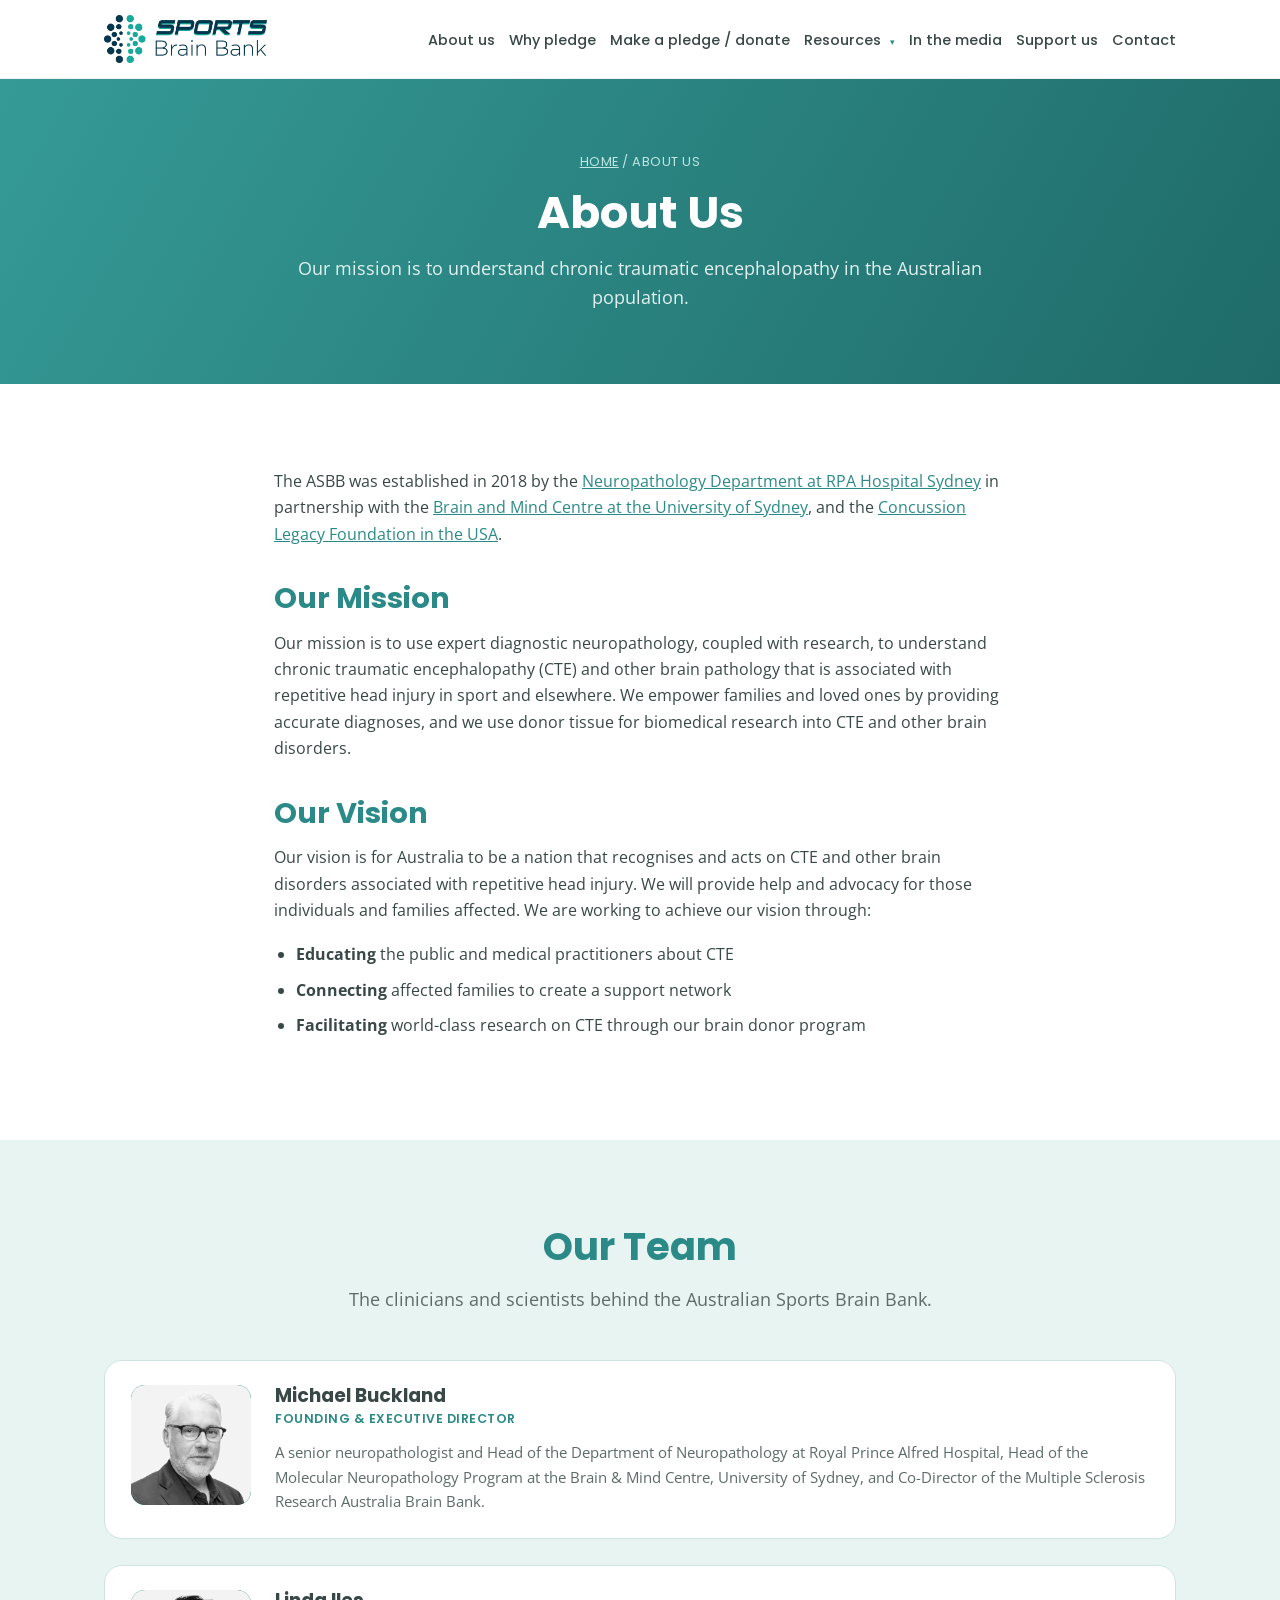
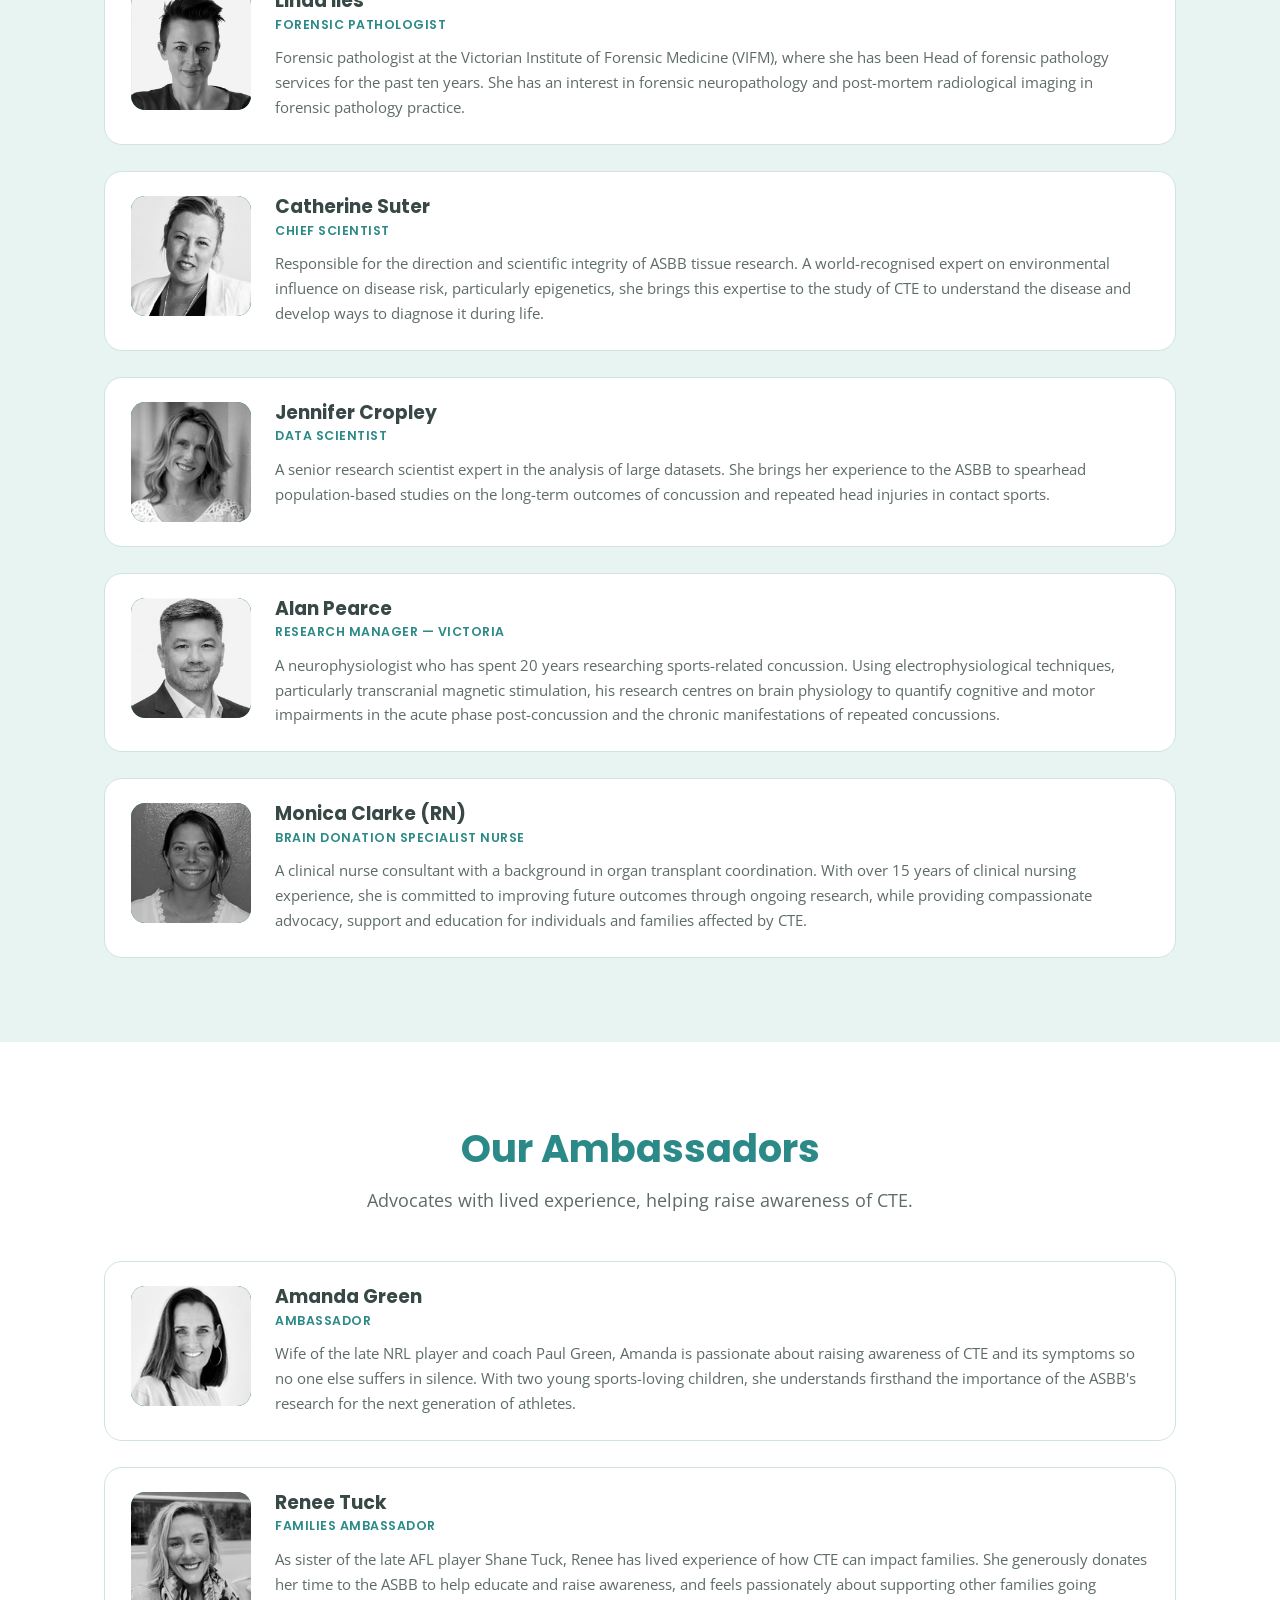
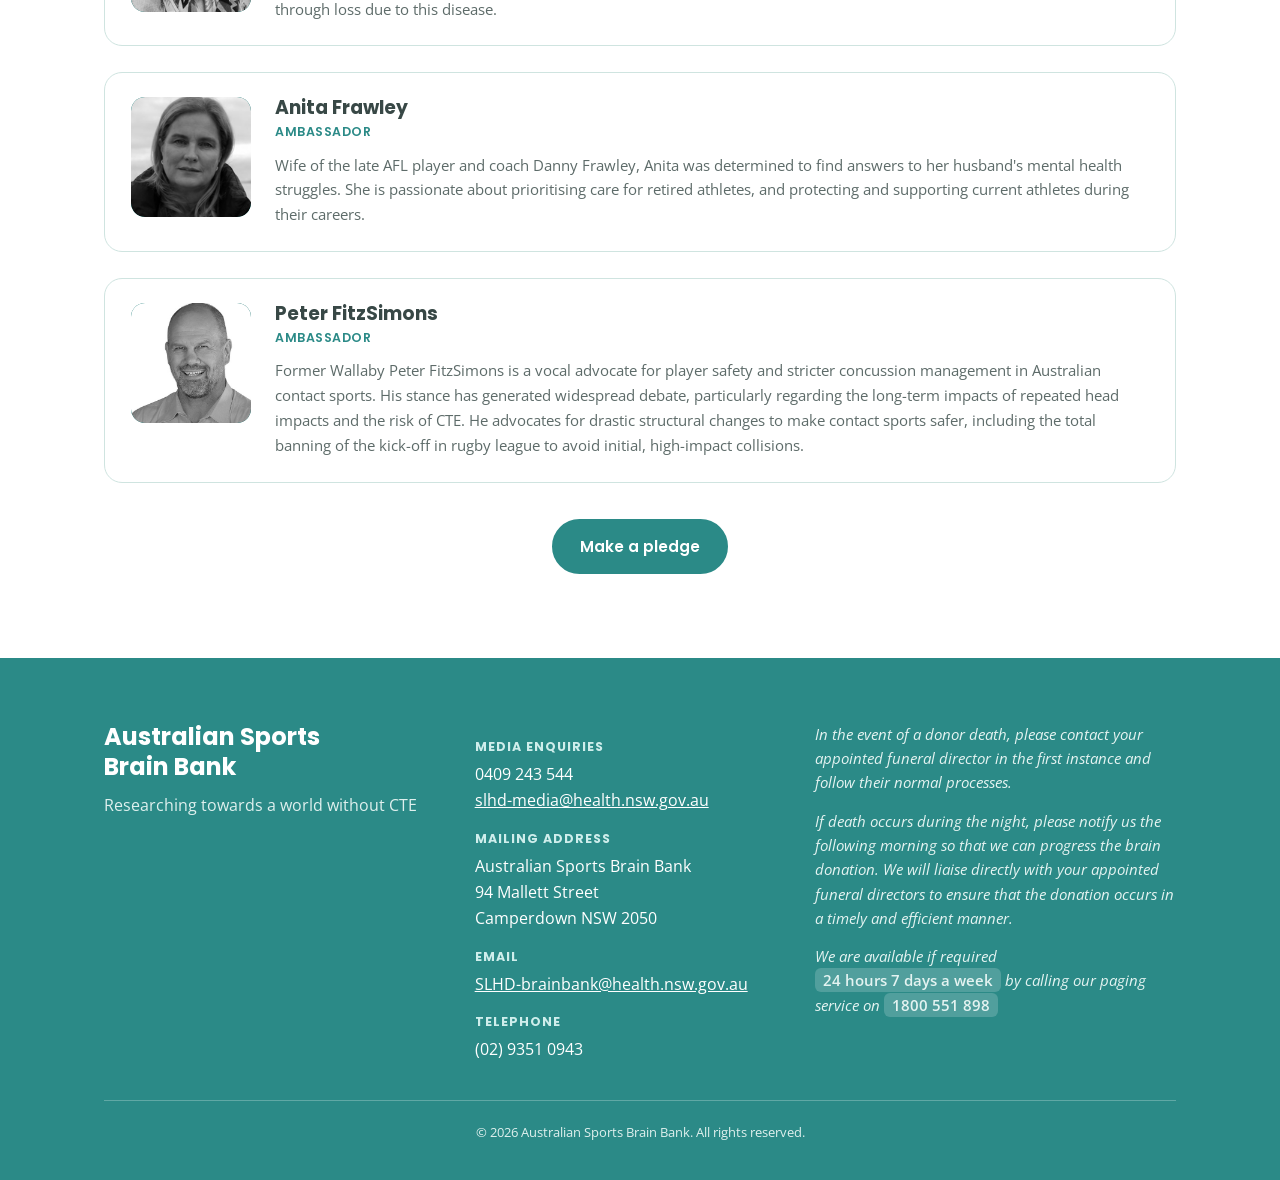
<file: about.html>
<!DOCTYPE html>
<html lang="en">
<head>
<meta charset="UTF-8">
<meta name="viewport" content="width=device-width, initial-scale=1.0">
<title>About Us — Australian Sports Brain Bank</title>
<meta name="description" content="Our mission is to understand chronic traumatic encephalopathy in the Australian population.">
<meta name="theme-color" content="#2b8a87">
<meta property="og:type" content="website">
<meta property="og:title" content="About Us — Australian Sports Brain Bank">
<meta property="og:description" content="Our mission is to understand chronic traumatic encephalopathy in the Australian population.">
<meta property="og:site_name" content="Australian Sports Brain Bank">
<link rel="icon" href="data:image/svg+xml,%3Csvg xmlns='http://www.w3.org/2000/svg' viewBox='0 0 32 32'%3E%3Ccircle cx='8' cy='8' r='3' fill='%232b8a87'/%3E%3Ccircle cx='16' cy='8' r='3' fill='%23359a96'/%3E%3Ccircle cx='24' cy='8' r='3' fill='%232b8a87'/%3E%3Ccircle cx='8' cy='16' r='3' fill='%23359a96'/%3E%3Ccircle cx='16' cy='16' r='3' fill='%232b8a87'/%3E%3Ccircle cx='24' cy='16' r='3' fill='%23359a96'/%3E%3Ccircle cx='8' cy='24' r='3' fill='%232b8a87'/%3E%3Ccircle cx='16' cy='24' r='3' fill='%23359a96'/%3E%3Ccircle cx='24' cy='24' r='3' fill='%232b8a87'/%3E%3C/svg%3E">
<link rel="preconnect" href="https://fonts.googleapis.com">
<link rel="preconnect" href="https://fonts.gstatic.com" crossorigin>
<link href="https://fonts.googleapis.com/css2?family=Poppins:wght@500;600;700&family=Open+Sans:wght@400;600;700&display=swap" rel="stylesheet">
<link rel="stylesheet" href="assets/styles.css">
</head>
<body>
<a href="#main" class="skip" style="position:absolute;left:-9999px">Skip to content</a>
<header>
  <div class="wrap nav">
    <a class="logo" href="index.html" aria-label="Sports Brain Bank — home">
      <img class="logo-img" src="assets/img/logo.png" alt="Sports Brain Bank">
    </a>
    <nav id="nav" aria-label="Primary">
      <ul>
        <li><a href="about.html">About us</a></li>
        <li><a href="why-pledge.html">Why pledge</a></li>
        <li><a href="make-a-pledge.html">Make a pledge / donate</a></li>
        <li class="has-sub">
          <a href="resources.html" aria-haspopup="true">Resources <span class="caret" aria-hidden="true">&#9662;</span></a>
          <ul class="submenu">
            <li><a href="cte-diagnosis.html">CTE diagnosis</a></li>
            <li><a href="cte-research.html">CTE research</a></li>
            <li><a href="publications.html">Our publications</a></li>
            <li><a href="resources.html">Downloadable resources</a></li>
          </ul>
        </li>
        <li><a href="in-the-media.html">In the media</a></li>
        <li><a href="support.html">Support us</a></li>
        <li><a href="contact.html">Contact</a></li>
      </ul>
    </nav>
    <button class="burger" id="burger" aria-label="Open menu" aria-expanded="false" aria-controls="nav"><span></span><span></span><span></span></button>
  </div>
</header>
<section class="page-hero">
    <div class="wrap">
      <div class="crumb"><a href="index.html">Home</a> / About Us</div>
      <h1>About Us</h1>
      <p>Our mission is to understand chronic traumatic encephalopathy in the Australian population.</p>
    </div>
</section>
<main id="main">
<section>
  <div class="wrap prose">
    <p>The ASBB was established in 2018 by the <a href="https://www.slhd.nsw.gov.au/RPA/Neuropathology/default.html" target="_blank" rel="noopener">Neuropathology Department at RPA Hospital Sydney</a> in partnership with the <a href="https://sydney.edu.au/brain-mind/" target="_blank" rel="noopener">Brain and Mind Centre at the University of Sydney</a>, and the <a href="https://concussionfoundation.org/" target="_blank" rel="noopener">Concussion Legacy Foundation in the USA</a>.</p>
    <h2>Our Mission</h2>
    <p>Our mission is to use expert diagnostic neuropathology, coupled with research, to understand chronic traumatic encephalopathy (CTE) and other brain pathology that is associated with repetitive head injury in sport and elsewhere. We empower families and loved ones by providing accurate diagnoses, and we use donor tissue for biomedical research into CTE and other brain disorders.</p>
    <h2>Our Vision</h2>
    <p>Our vision is for Australia to be a nation that recognises and acts on CTE and other brain disorders associated with repetitive head injury. We will provide help and advocacy for those individuals and families affected. We are working to achieve our vision through:</p>
    <ul>
      <li><strong>Educating</strong> the public and medical practitioners about CTE</li>
      <li><strong>Connecting</strong> affected families to create a support network</li>
      <li><strong>Facilitating</strong> world-class research on CTE through our brain donor program</li>
    </ul>
  </div>
</section>
<section class="section-mint">
  <div class="wrap">
    <h2 class="center">Our Team</h2>
    <p class="lead center">The clinicians and scientists behind the Australian Sports Brain Bank.</p>
    <div class="people">
    <div class="person">
      <div class="pic"><img src="assets/img/michael-buckland.jpg" alt="Michael Buckland"></div>
      <div>
        <h3>Michael Buckland</h3>
        <div class="role">Founding &amp; Executive Director</div>
        <p>A senior neuropathologist and Head of the Department of Neuropathology at Royal Prince Alfred Hospital, Head of the Molecular Neuropathology Program at the Brain &amp; Mind Centre, University of Sydney, and Co-Director of the Multiple Sclerosis Research Australia Brain Bank.</p>
      </div>
    </div>
    <div class="person">
      <div class="pic"><img src="assets/img/linda-iles.jpg" alt="Linda Iles"></div>
      <div>
        <h3>Linda Iles</h3>
        <div class="role">Forensic Pathologist</div>
        <p>Forensic pathologist at the Victorian Institute of Forensic Medicine (VIFM), where she has been Head of forensic pathology services for the past ten years. She has an interest in forensic neuropathology and post-mortem radiological imaging in forensic pathology practice.</p>
      </div>
    </div>
    <div class="person">
      <div class="pic"><img src="assets/img/catherine-suter.jpg" alt="Catherine Suter"></div>
      <div>
        <h3>Catherine Suter</h3>
        <div class="role">Chief Scientist</div>
        <p>Responsible for the direction and scientific integrity of ASBB tissue research. A world-recognised expert on environmental influence on disease risk, particularly epigenetics, she brings this expertise to the study of CTE to understand the disease and develop ways to diagnose it during life.</p>
      </div>
    </div>
    <div class="person">
      <div class="pic"><img src="assets/img/jennifer-cropley.jpg" alt="Jennifer Cropley"></div>
      <div>
        <h3>Jennifer Cropley</h3>
        <div class="role">Data Scientist</div>
        <p>A senior research scientist expert in the analysis of large datasets. She brings her experience to the ASBB to spearhead population-based studies on the long-term outcomes of concussion and repeated head injuries in contact sports.</p>
      </div>
    </div>
    <div class="person">
      <div class="pic"><img src="assets/img/alan-pearce.jpg" alt="Alan Pearce"></div>
      <div>
        <h3>Alan Pearce</h3>
        <div class="role">Research Manager — Victoria</div>
        <p>A neurophysiologist who has spent 20 years researching sports-related concussion. Using electrophysiological techniques, particularly transcranial magnetic stimulation, his research centres on brain physiology to quantify cognitive and motor impairments in the acute phase post-concussion and the chronic manifestations of repeated concussions.</p>
      </div>
    </div>
    <div class="person">
      <div class="pic"><img src="assets/img/monica-clarke.jpg" alt="Monica Clarke (RN)"></div>
      <div>
        <h3>Monica Clarke (RN)</h3>
        <div class="role">Brain Donation Specialist Nurse</div>
        <p>A clinical nurse consultant with a background in organ transplant coordination. With over 15 years of clinical nursing experience, she is committed to improving future outcomes through ongoing research, while providing compassionate advocacy, support and education for individuals and families affected by CTE.</p>
      </div>
    </div>
    </div>
  </div>
</section>
<section>
  <div class="wrap">
    <h2 class="center">Our Ambassadors</h2>
    <p class="lead center">Advocates with lived experience, helping raise awareness of CTE.</p>
    <div class="people">
    <div class="person">
      <div class="pic"><img src="assets/img/amanda-green.jpg" alt="Amanda Green"></div>
      <div>
        <h3>Amanda Green</h3>
        <div class="role">Ambassador</div>
        <p>Wife of the late NRL player and coach Paul Green, Amanda is passionate about raising awareness of CTE and its symptoms so no one else suffers in silence. With two young sports-loving children, she understands firsthand the importance of the ASBB's research for the next generation of athletes.</p>
      </div>
    </div>
    <div class="person">
      <div class="pic"><img src="assets/img/renee-tuck.jpg" alt="Renee Tuck"></div>
      <div>
        <h3>Renee Tuck</h3>
        <div class="role">Families Ambassador</div>
        <p>As sister of the late AFL player Shane Tuck, Renee has lived experience of how CTE can impact families. She generously donates her time to the ASBB to help educate and raise awareness, and feels passionately about supporting other families going through loss due to this disease.</p>
      </div>
    </div>
    <div class="person">
      <div class="pic"><img src="assets/img/anita-frawley.jpg" alt="Anita Frawley"></div>
      <div>
        <h3>Anita Frawley</h3>
        <div class="role">Ambassador</div>
        <p>Wife of the late AFL player and coach Danny Frawley, Anita was determined to find answers to her husband's mental health struggles. She is passionate about prioritising care for retired athletes, and protecting and supporting current athletes during their careers.</p>
      </div>
    </div>
    <div class="person">
      <div class="pic"><img src="assets/img/peter-fitzsimons.jpg" alt="Peter FitzSimons"></div>
      <div>
        <h3>Peter FitzSimons</h3>
        <div class="role">Ambassador</div>
        <p>Former Wallaby Peter FitzSimons is a vocal advocate for player safety and stricter concussion management in Australian contact sports. His stance has generated widespread debate, particularly regarding the long-term impacts of repeated head impacts and the risk of CTE. He advocates for drastic structural changes to make contact sports safer, including the total banning of the kick-off in rugby league to avoid initial, high-impact collisions.</p>
      </div>
    </div>
    </div>
    <div class="center" style="margin-top:36px"><a class="btn btn-solid" href="make-a-pledge.html">Make a pledge</a></div>
  </div>
</section>
</main>
<footer>
  <div class="wrap">
    <div class="foot-grid">
      <div>
        <h3>Australian Sports<br>Brain Bank</h3>
        <p class="tagline">Researching towards a world without CTE</p>
      </div>
      <div>
        <h4>Media Enquiries</h4>
        <p>0409 243 544<br><a href="mailto:slhd-media@health.nsw.gov.au">slhd-media@health.nsw.gov.au</a></p>
        <h4>Mailing Address</h4>
        <p>Australian Sports Brain Bank<br>94 Mallett Street<br>Camperdown NSW 2050</p>
        <h4>Email</h4>
        <p><a href="mailto:SLHD-brainbank@health.nsw.gov.au">SLHD-brainbank@health.nsw.gov.au</a></p>
        <h4>Telephone</h4>
        <p>(02) 9351 0943</p>
      </div>
      <div>
        <p class="foot-note">In the event of a donor death, please contact your appointed funeral director in the first instance and follow their normal processes.</p>
        <p class="foot-note" style="margin-top:14px">If death occurs during the night, please notify us the following morning so that we can progress the brain donation. We will liaise directly with your appointed funeral directors to ensure that the donation occurs in a timely and efficient manner.</p>
        <p class="foot-note" style="margin-top:14px">We are available if required <span class="hl">24 hours 7 days a week</span> by calling our paging service on <span class="hl">1800 551 898</span></p>
      </div>
    </div>
    <div class="foot-bottom">© 2026 Australian Sports Brain Bank. All rights reserved.</div>
  </div>
</footer>
<script src="assets/site.js"></script>
</body>
</html>
</file>
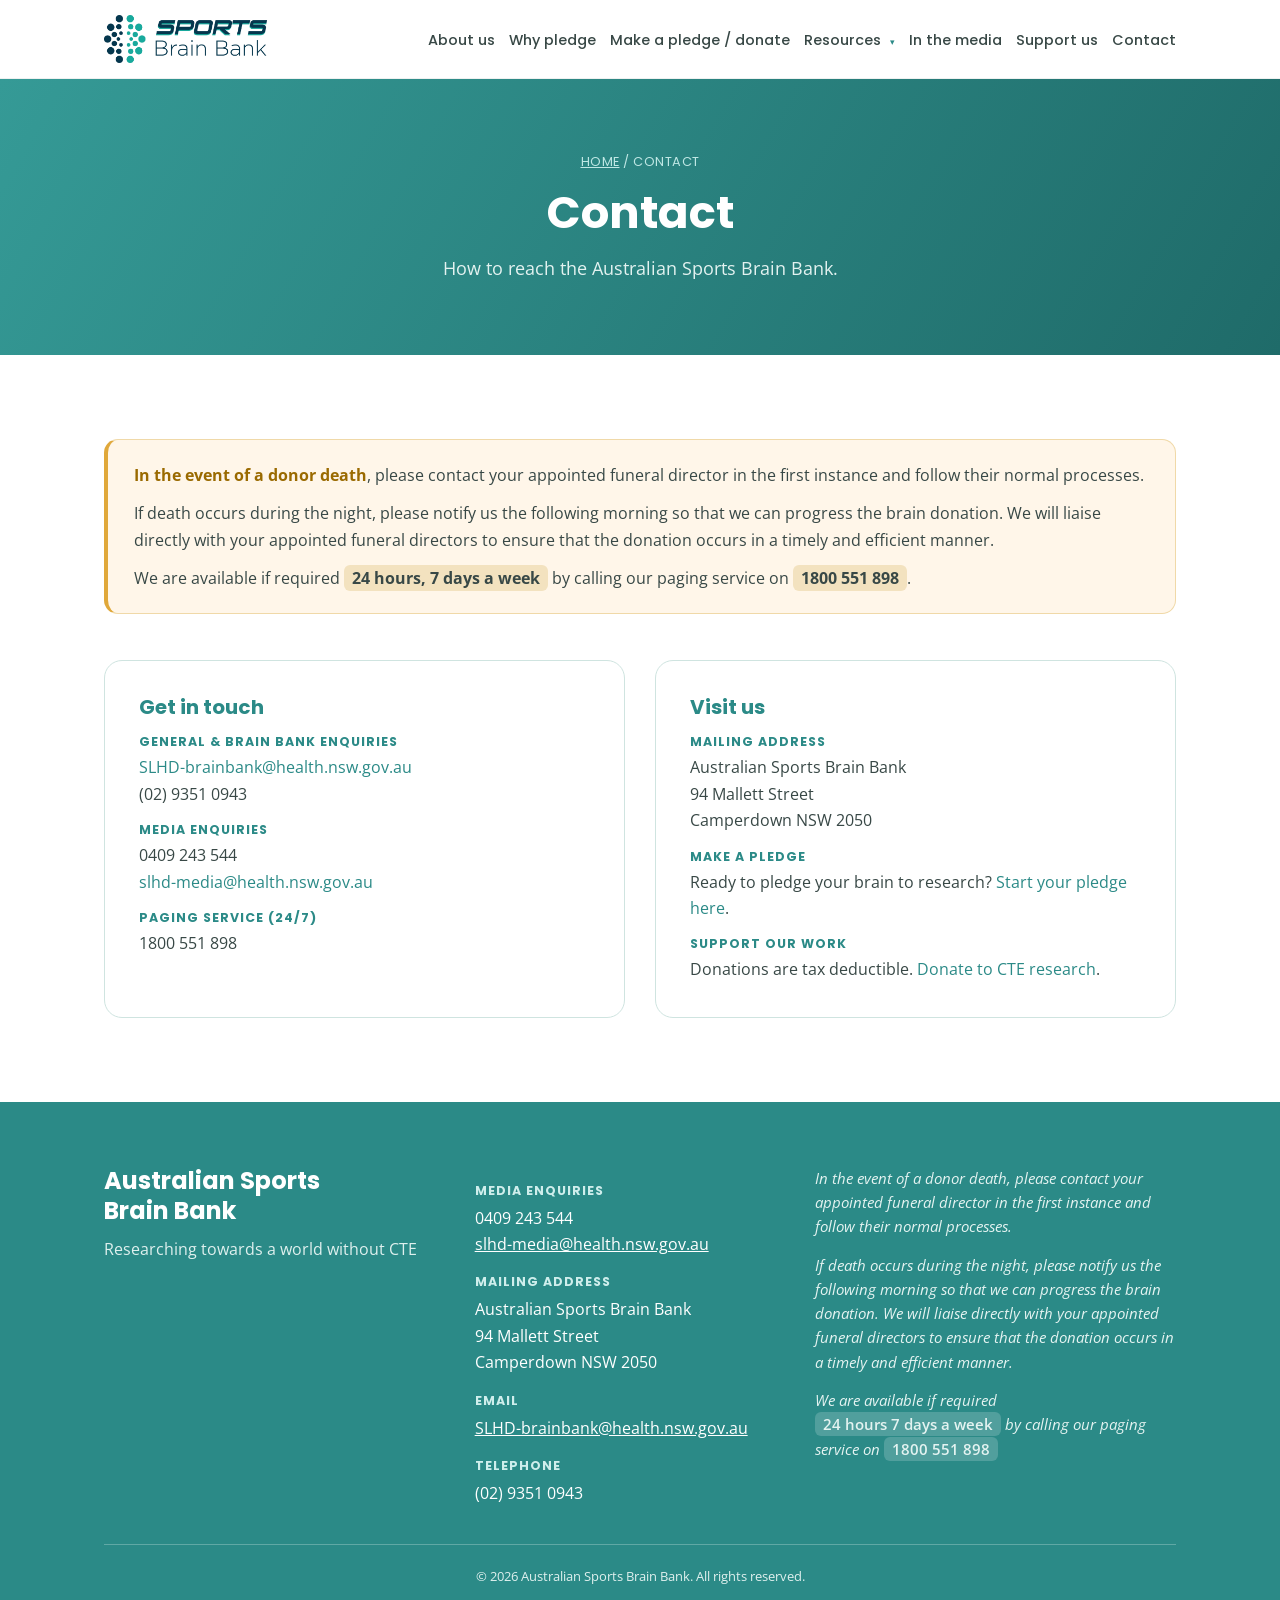
<file: contact.html>
<!DOCTYPE html>
<html lang="en">
<head>
<meta charset="UTF-8">
<meta name="viewport" content="width=device-width, initial-scale=1.0">
<title>Contact — Australian Sports Brain Bank</title>
<meta name="description" content="Contact the Australian Sports Brain Bank, including 24/7 donor death notification details.">
<meta name="theme-color" content="#2b8a87">
<meta property="og:type" content="website">
<meta property="og:title" content="Contact — Australian Sports Brain Bank">
<meta property="og:description" content="Contact the Australian Sports Brain Bank, including 24/7 donor death notification details.">
<meta property="og:site_name" content="Australian Sports Brain Bank">
<link rel="icon" href="data:image/svg+xml,%3Csvg xmlns='http://www.w3.org/2000/svg' viewBox='0 0 32 32'%3E%3Ccircle cx='8' cy='8' r='3' fill='%232b8a87'/%3E%3Ccircle cx='16' cy='8' r='3' fill='%23359a96'/%3E%3Ccircle cx='24' cy='8' r='3' fill='%232b8a87'/%3E%3Ccircle cx='8' cy='16' r='3' fill='%23359a96'/%3E%3Ccircle cx='16' cy='16' r='3' fill='%232b8a87'/%3E%3Ccircle cx='24' cy='16' r='3' fill='%23359a96'/%3E%3Ccircle cx='8' cy='24' r='3' fill='%232b8a87'/%3E%3Ccircle cx='16' cy='24' r='3' fill='%23359a96'/%3E%3Ccircle cx='24' cy='24' r='3' fill='%232b8a87'/%3E%3C/svg%3E">
<link rel="preconnect" href="https://fonts.googleapis.com">
<link rel="preconnect" href="https://fonts.gstatic.com" crossorigin>
<link href="https://fonts.googleapis.com/css2?family=Poppins:wght@500;600;700&family=Open+Sans:wght@400;600;700&display=swap" rel="stylesheet">
<link rel="stylesheet" href="assets/styles.css">
</head>
<body>
<a href="#main" class="skip" style="position:absolute;left:-9999px">Skip to content</a>
<header>
  <div class="wrap nav">
    <a class="logo" href="index.html" aria-label="Sports Brain Bank — home">
      <img class="logo-img" src="assets/img/logo.png" alt="Sports Brain Bank">
    </a>
    <nav id="nav" aria-label="Primary">
      <ul>
        <li><a href="about.html">About us</a></li>
        <li><a href="why-pledge.html">Why pledge</a></li>
        <li><a href="make-a-pledge.html">Make a pledge / donate</a></li>
        <li class="has-sub">
          <a href="resources.html" aria-haspopup="true">Resources <span class="caret" aria-hidden="true">&#9662;</span></a>
          <ul class="submenu">
            <li><a href="cte-diagnosis.html">CTE diagnosis</a></li>
            <li><a href="cte-research.html">CTE research</a></li>
            <li><a href="publications.html">Our publications</a></li>
            <li><a href="resources.html">Downloadable resources</a></li>
          </ul>
        </li>
        <li><a href="in-the-media.html">In the media</a></li>
        <li><a href="support.html">Support us</a></li>
        <li><a href="contact.html">Contact</a></li>
      </ul>
    </nav>
    <button class="burger" id="burger" aria-label="Open menu" aria-expanded="false" aria-controls="nav"><span></span><span></span><span></span></button>
  </div>
</header>
<section class="page-hero">
    <div class="wrap">
      <div class="crumb"><a href="index.html">Home</a> / Contact</div>
      <h1>Contact</h1>
      <p>How to reach the Australian Sports Brain Bank.</p>
    </div>
</section>
<main id="main">
<section>
  <div class="wrap">
    <div class="alert" role="note">
      <p><strong>In the event of a donor death</strong>, please contact your appointed funeral director in the first instance and follow their normal processes.</p>
      <p style="margin-top:12px">If death occurs during the night, please notify us the following morning so that we can progress the brain donation. We will liaise directly with your appointed funeral directors to ensure that the donation occurs in a timely and efficient manner.</p>
      <p style="margin-top:12px">We are available if required <span class="hl">24 hours, 7 days a week</span> by calling our paging service on <span class="hl">1800 551 898</span>.</p>
    </div>
    <div class="contact-grid">
      <div class="contact-card">
        <h3>Get in touch</h3>
        <h4>General &amp; brain bank enquiries</h4>
        <p><a href="mailto:SLHD-brainbank@health.nsw.gov.au">SLHD-brainbank@health.nsw.gov.au</a><br>(02) 9351 0943</p>
        <h4>Media enquiries</h4>
        <p>0409 243 544<br><a href="mailto:slhd-media@health.nsw.gov.au">slhd-media@health.nsw.gov.au</a></p>
        <h4>Paging service (24/7)</h4>
        <p>1800 551 898</p>
      </div>
      <div class="contact-card">
        <h3>Visit us</h3>
        <h4>Mailing address</h4>
        <p>Australian Sports Brain Bank<br>94 Mallett Street<br>Camperdown NSW 2050</p>
        <h4>Make a pledge</h4>
        <p>Ready to pledge your brain to research? <a href="make-a-pledge.html">Start your pledge here</a>.</p>
        <h4>Support our work</h4>
        <p>Donations are tax deductible. <a href="support.html">Donate to CTE research</a>.</p>
      </div>
    </div>
  </div>
</section>
</main>
<footer>
  <div class="wrap">
    <div class="foot-grid">
      <div>
        <h3>Australian Sports<br>Brain Bank</h3>
        <p class="tagline">Researching towards a world without CTE</p>
      </div>
      <div>
        <h4>Media Enquiries</h4>
        <p>0409 243 544<br><a href="mailto:slhd-media@health.nsw.gov.au">slhd-media@health.nsw.gov.au</a></p>
        <h4>Mailing Address</h4>
        <p>Australian Sports Brain Bank<br>94 Mallett Street<br>Camperdown NSW 2050</p>
        <h4>Email</h4>
        <p><a href="mailto:SLHD-brainbank@health.nsw.gov.au">SLHD-brainbank@health.nsw.gov.au</a></p>
        <h4>Telephone</h4>
        <p>(02) 9351 0943</p>
      </div>
      <div>
        <p class="foot-note">In the event of a donor death, please contact your appointed funeral director in the first instance and follow their normal processes.</p>
        <p class="foot-note" style="margin-top:14px">If death occurs during the night, please notify us the following morning so that we can progress the brain donation. We will liaise directly with your appointed funeral directors to ensure that the donation occurs in a timely and efficient manner.</p>
        <p class="foot-note" style="margin-top:14px">We are available if required <span class="hl">24 hours 7 days a week</span> by calling our paging service on <span class="hl">1800 551 898</span></p>
      </div>
    </div>
    <div class="foot-bottom">© 2026 Australian Sports Brain Bank. All rights reserved.</div>
  </div>
</footer>
<script src="assets/site.js"></script>
</body>
</html>
</file>
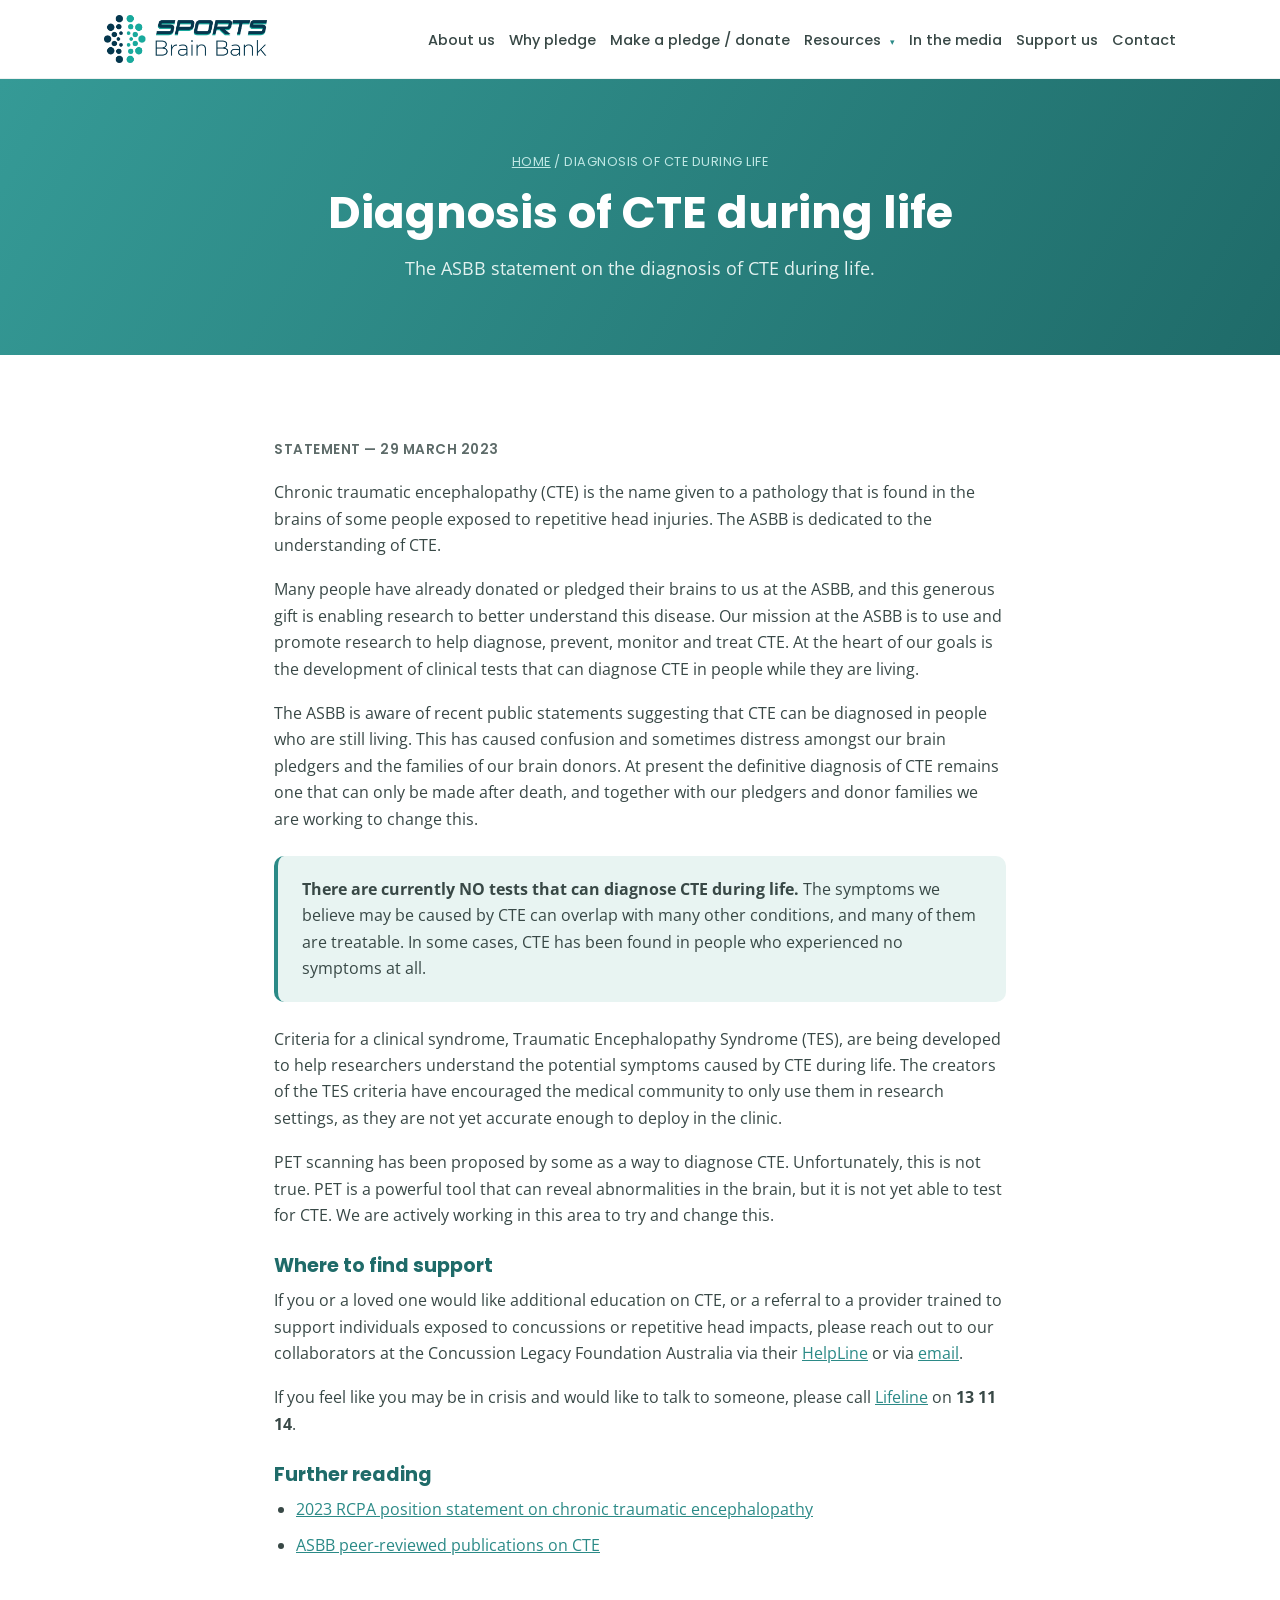
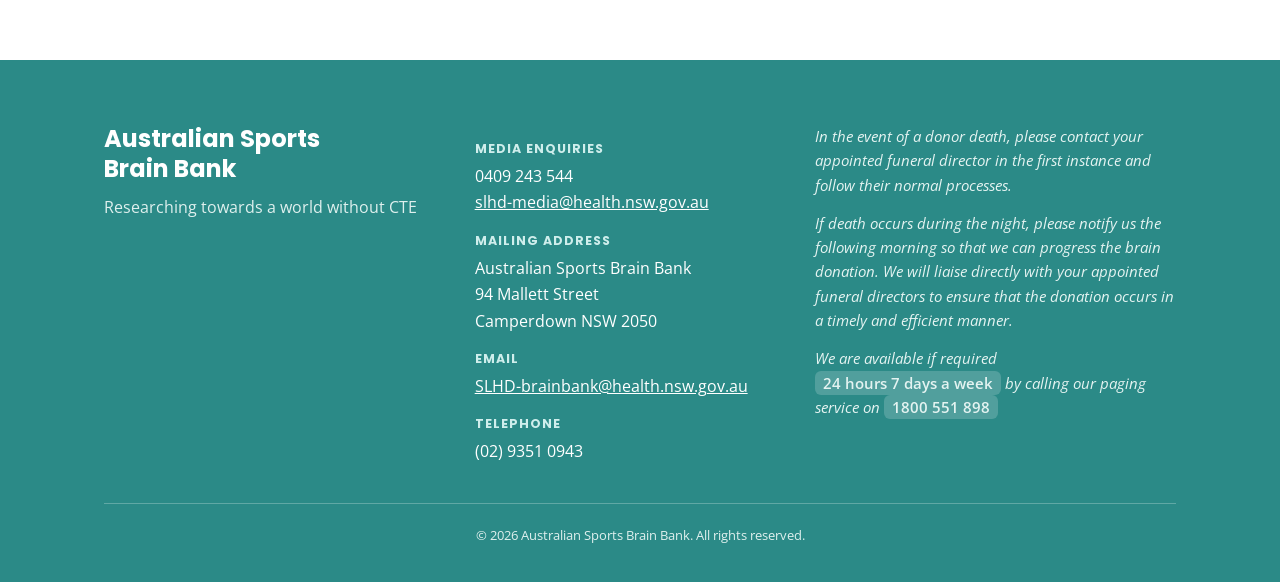
<file: cte-diagnosis.html>
<!DOCTYPE html>
<html lang="en">
<head>
<meta charset="UTF-8">
<meta name="viewport" content="width=device-width, initial-scale=1.0">
<title>Diagnosis of CTE during life — Australian Sports Brain Bank</title>
<meta name="description" content="The ASBB statement on the diagnosis of CTE during life.">
<meta name="theme-color" content="#2b8a87">
<meta property="og:type" content="website">
<meta property="og:title" content="Diagnosis of CTE during life — Australian Sports Brain Bank">
<meta property="og:description" content="The ASBB statement on the diagnosis of CTE during life.">
<meta property="og:site_name" content="Australian Sports Brain Bank">
<link rel="icon" href="data:image/svg+xml,%3Csvg xmlns='http://www.w3.org/2000/svg' viewBox='0 0 32 32'%3E%3Ccircle cx='8' cy='8' r='3' fill='%232b8a87'/%3E%3Ccircle cx='16' cy='8' r='3' fill='%23359a96'/%3E%3Ccircle cx='24' cy='8' r='3' fill='%232b8a87'/%3E%3Ccircle cx='8' cy='16' r='3' fill='%23359a96'/%3E%3Ccircle cx='16' cy='16' r='3' fill='%232b8a87'/%3E%3Ccircle cx='24' cy='16' r='3' fill='%23359a96'/%3E%3Ccircle cx='8' cy='24' r='3' fill='%232b8a87'/%3E%3Ccircle cx='16' cy='24' r='3' fill='%23359a96'/%3E%3Ccircle cx='24' cy='24' r='3' fill='%232b8a87'/%3E%3C/svg%3E">
<link rel="preconnect" href="https://fonts.googleapis.com">
<link rel="preconnect" href="https://fonts.gstatic.com" crossorigin>
<link href="https://fonts.googleapis.com/css2?family=Poppins:wght@500;600;700&family=Open+Sans:wght@400;600;700&display=swap" rel="stylesheet">
<link rel="stylesheet" href="assets/styles.css">
</head>
<body>
<a href="#main" class="skip" style="position:absolute;left:-9999px">Skip to content</a>
<header>
  <div class="wrap nav">
    <a class="logo" href="index.html" aria-label="Sports Brain Bank — home">
      <img class="logo-img" src="assets/img/logo.png" alt="Sports Brain Bank">
    </a>
    <nav id="nav" aria-label="Primary">
      <ul>
        <li><a href="about.html">About us</a></li>
        <li><a href="why-pledge.html">Why pledge</a></li>
        <li><a href="make-a-pledge.html">Make a pledge / donate</a></li>
        <li class="has-sub">
          <a href="resources.html" aria-haspopup="true">Resources <span class="caret" aria-hidden="true">&#9662;</span></a>
          <ul class="submenu">
            <li><a href="cte-diagnosis.html">CTE diagnosis</a></li>
            <li><a href="cte-research.html">CTE research</a></li>
            <li><a href="publications.html">Our publications</a></li>
            <li><a href="resources.html">Downloadable resources</a></li>
          </ul>
        </li>
        <li><a href="in-the-media.html">In the media</a></li>
        <li><a href="support.html">Support us</a></li>
        <li><a href="contact.html">Contact</a></li>
      </ul>
    </nav>
    <button class="burger" id="burger" aria-label="Open menu" aria-expanded="false" aria-controls="nav"><span></span><span></span><span></span></button>
  </div>
</header>
<section class="page-hero">
    <div class="wrap">
      <div class="crumb"><a href="index.html">Home</a> / Diagnosis of CTE during life</div>
      <h1>Diagnosis of CTE during life</h1>
      <p>The ASBB statement on the diagnosis of CTE during life.</p>
    </div>
</section>
<main id="main">
<section>
  <div class="wrap prose">
    <p class="date">Statement — 29 March 2023</p>
    <p>Chronic traumatic encephalopathy (CTE) is the name given to a pathology that is found in the brains of some people exposed to repetitive head injuries. The ASBB is dedicated to the understanding of CTE.</p>
    <p>Many people have already donated or pledged their brains to us at the ASBB, and this generous gift is enabling research to better understand this disease. Our mission at the ASBB is to use and promote research to help diagnose, prevent, monitor and treat CTE. At the heart of our goals is the development of clinical tests that can diagnose CTE in people while they are living.</p>
    <p>The ASBB is aware of recent public statements suggesting that CTE can be diagnosed in people who are still living. This has caused confusion and sometimes distress amongst our brain pledgers and the families of our brain donors. At present the definitive diagnosis of CTE remains one that can only be made after death, and together with our pledgers and donor families we are working to change this.</p>
    <div class="callout"><p><strong>There are currently NO tests that can diagnose CTE during life.</strong> The symptoms we believe may be caused by CTE can overlap with many other conditions, and many of them are treatable. In some cases, CTE has been found in people who experienced no symptoms at all.</p></div>
    <p>Criteria for a clinical syndrome, Traumatic Encephalopathy Syndrome (TES), are being developed to help researchers understand the potential symptoms caused by CTE during life. The creators of the TES criteria have encouraged the medical community to only use them in research settings, as they are not yet accurate enough to deploy in the clinic.</p>
    <p>PET scanning has been proposed by some as a way to diagnose CTE. Unfortunately, this is not true. PET is a powerful tool that can reveal abnormalities in the brain, but it is not yet able to test for CTE. We are actively working in this area to try and change this.</p>
    <h3>Where to find support</h3>
    <p>If you or a loved one would like additional education on CTE, or a referral to a provider trained to support individuals exposed to concussions or repetitive head impacts, please reach out to our collaborators at the Concussion Legacy Foundation Australia via their <a href="https://concussionandcte.org/en-au/helpline/" target="_blank" rel="noopener">HelpLine</a> or via <a href="mailto:help@concussionandcte.org">email</a>.</p>
    <p>If you feel like you may be in crisis and would like to talk to someone, please call <a href="https://www.lifeline.org.au/" target="_blank" rel="noopener">Lifeline</a> on <strong>13 11 14</strong>.</p>
    <h3>Further reading</h3>
    <ul>
      <li><a href="https://www.rcpa.edu.au/Library/Publications/PathWay/Docs/New-RCPA-position-statement-on-chronic-traumatic-e" target="_blank" rel="noopener">2023 RCPA position statement on chronic traumatic encephalopathy</a></li>
      <li><a href="publications.html">ASBB peer-reviewed publications on CTE</a></li>
    </ul>
  </div>
</section>
</main>
<footer>
  <div class="wrap">
    <div class="foot-grid">
      <div>
        <h3>Australian Sports<br>Brain Bank</h3>
        <p class="tagline">Researching towards a world without CTE</p>
      </div>
      <div>
        <h4>Media Enquiries</h4>
        <p>0409 243 544<br><a href="mailto:slhd-media@health.nsw.gov.au">slhd-media@health.nsw.gov.au</a></p>
        <h4>Mailing Address</h4>
        <p>Australian Sports Brain Bank<br>94 Mallett Street<br>Camperdown NSW 2050</p>
        <h4>Email</h4>
        <p><a href="mailto:SLHD-brainbank@health.nsw.gov.au">SLHD-brainbank@health.nsw.gov.au</a></p>
        <h4>Telephone</h4>
        <p>(02) 9351 0943</p>
      </div>
      <div>
        <p class="foot-note">In the event of a donor death, please contact your appointed funeral director in the first instance and follow their normal processes.</p>
        <p class="foot-note" style="margin-top:14px">If death occurs during the night, please notify us the following morning so that we can progress the brain donation. We will liaise directly with your appointed funeral directors to ensure that the donation occurs in a timely and efficient manner.</p>
        <p class="foot-note" style="margin-top:14px">We are available if required <span class="hl">24 hours 7 days a week</span> by calling our paging service on <span class="hl">1800 551 898</span></p>
      </div>
    </div>
    <div class="foot-bottom">© 2026 Australian Sports Brain Bank. All rights reserved.</div>
  </div>
</footer>
<script src="assets/site.js"></script>
</body>
</html>
</file>
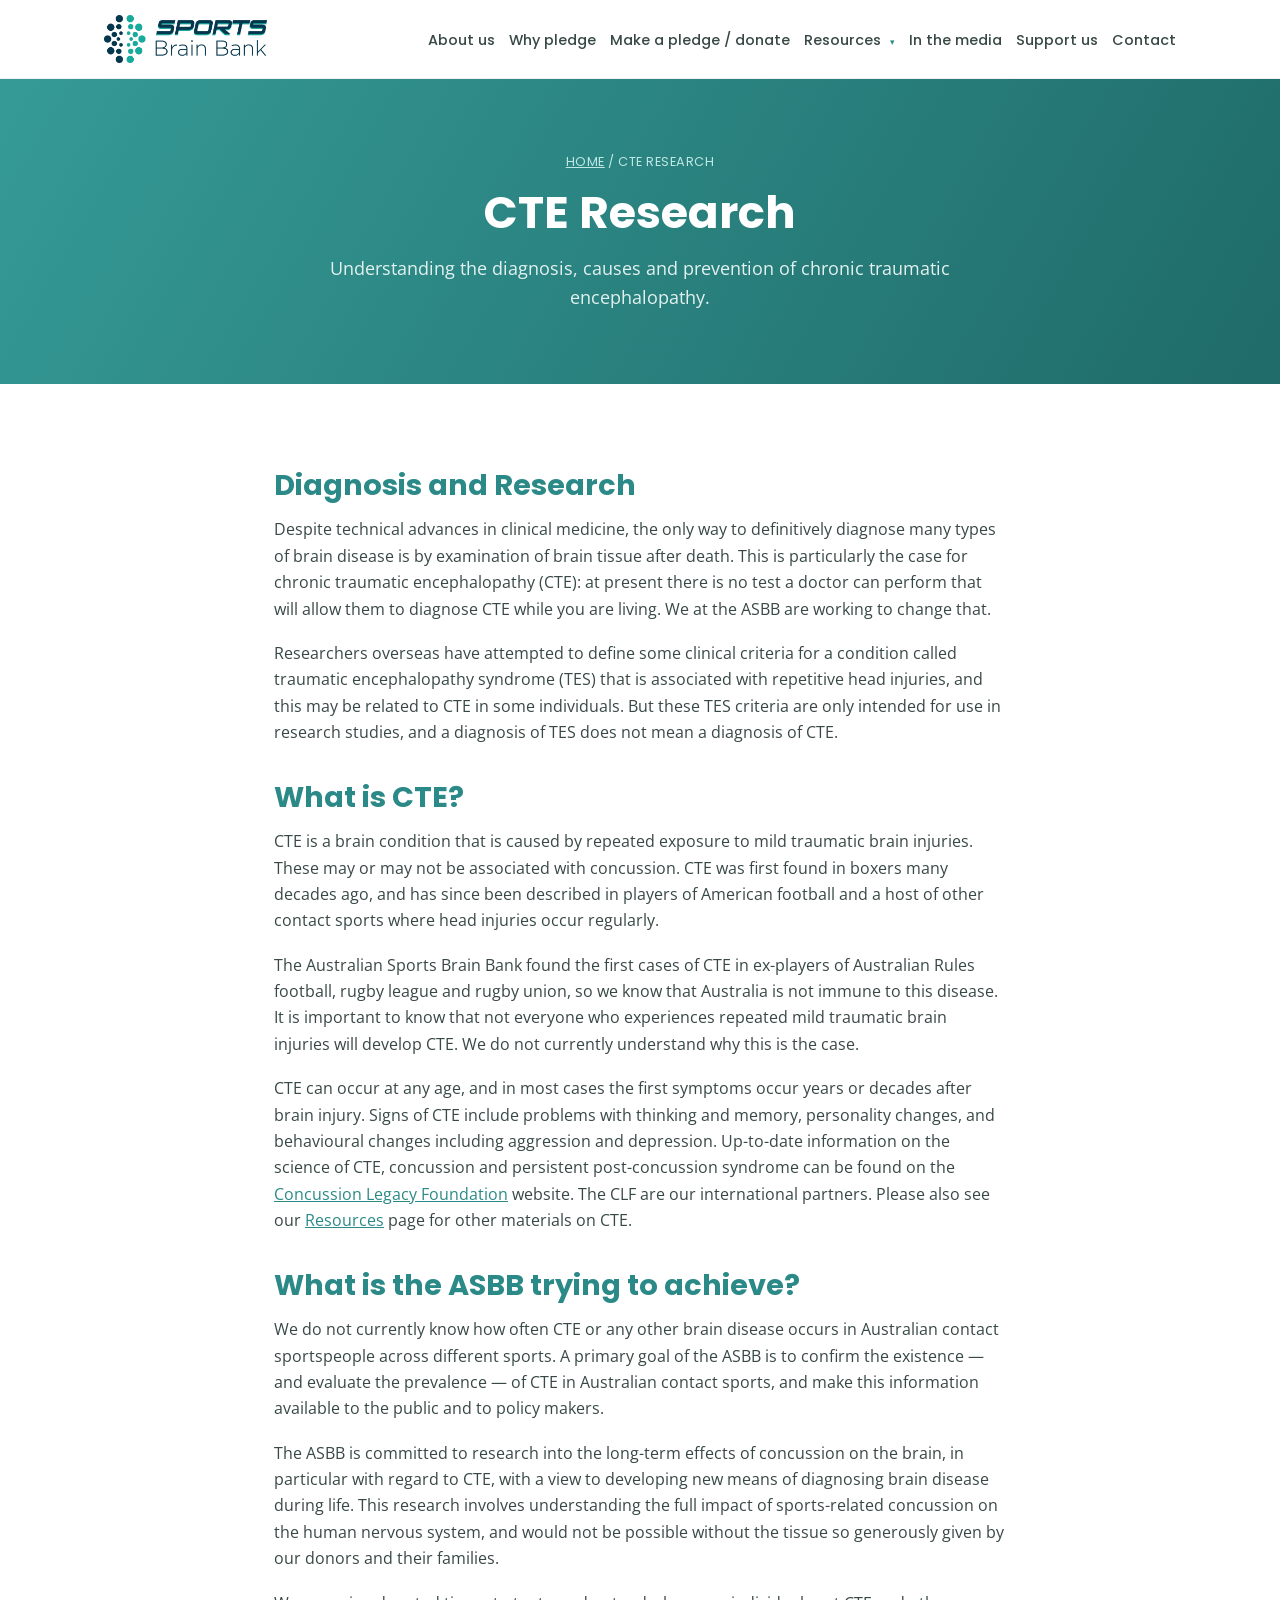
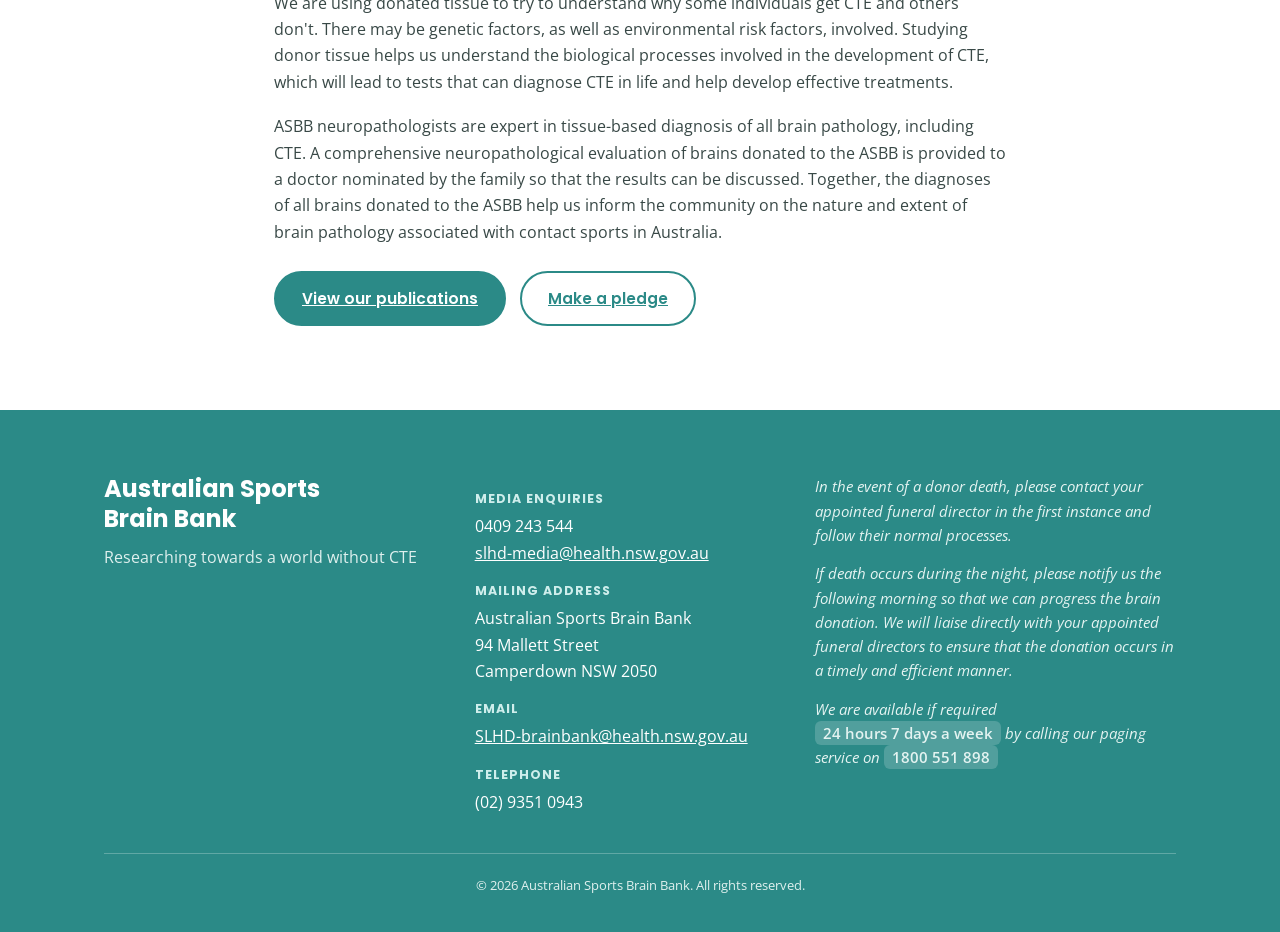
<file: cte-research.html>
<!DOCTYPE html>
<html lang="en">
<head>
<meta charset="UTF-8">
<meta name="viewport" content="width=device-width, initial-scale=1.0">
<title>CTE Research — Australian Sports Brain Bank</title>
<meta name="description" content="How the Australian Sports Brain Bank researches the diagnosis, causes and prevention of CTE.">
<meta name="theme-color" content="#2b8a87">
<meta property="og:type" content="website">
<meta property="og:title" content="CTE Research — Australian Sports Brain Bank">
<meta property="og:description" content="How the Australian Sports Brain Bank researches the diagnosis, causes and prevention of CTE.">
<meta property="og:site_name" content="Australian Sports Brain Bank">
<link rel="icon" href="data:image/svg+xml,%3Csvg xmlns='http://www.w3.org/2000/svg' viewBox='0 0 32 32'%3E%3Ccircle cx='8' cy='8' r='3' fill='%232b8a87'/%3E%3Ccircle cx='16' cy='8' r='3' fill='%23359a96'/%3E%3Ccircle cx='24' cy='8' r='3' fill='%232b8a87'/%3E%3Ccircle cx='8' cy='16' r='3' fill='%23359a96'/%3E%3Ccircle cx='16' cy='16' r='3' fill='%232b8a87'/%3E%3Ccircle cx='24' cy='16' r='3' fill='%23359a96'/%3E%3Ccircle cx='8' cy='24' r='3' fill='%232b8a87'/%3E%3Ccircle cx='16' cy='24' r='3' fill='%23359a96'/%3E%3Ccircle cx='24' cy='24' r='3' fill='%232b8a87'/%3E%3C/svg%3E">
<link rel="preconnect" href="https://fonts.googleapis.com">
<link rel="preconnect" href="https://fonts.gstatic.com" crossorigin>
<link href="https://fonts.googleapis.com/css2?family=Poppins:wght@500;600;700&family=Open+Sans:wght@400;600;700&display=swap" rel="stylesheet">
<link rel="stylesheet" href="assets/styles.css">
</head>
<body>
<a href="#main" class="skip" style="position:absolute;left:-9999px">Skip to content</a>
<header>
  <div class="wrap nav">
    <a class="logo" href="index.html" aria-label="Sports Brain Bank — home">
      <img class="logo-img" src="assets/img/logo.png" alt="Sports Brain Bank">
    </a>
    <nav id="nav" aria-label="Primary">
      <ul>
        <li><a href="about.html">About us</a></li>
        <li><a href="why-pledge.html">Why pledge</a></li>
        <li><a href="make-a-pledge.html">Make a pledge / donate</a></li>
        <li class="has-sub">
          <a href="resources.html" aria-haspopup="true">Resources <span class="caret" aria-hidden="true">&#9662;</span></a>
          <ul class="submenu">
            <li><a href="cte-diagnosis.html">CTE diagnosis</a></li>
            <li><a href="cte-research.html">CTE research</a></li>
            <li><a href="publications.html">Our publications</a></li>
            <li><a href="resources.html">Downloadable resources</a></li>
          </ul>
        </li>
        <li><a href="in-the-media.html">In the media</a></li>
        <li><a href="support.html">Support us</a></li>
        <li><a href="contact.html">Contact</a></li>
      </ul>
    </nav>
    <button class="burger" id="burger" aria-label="Open menu" aria-expanded="false" aria-controls="nav"><span></span><span></span><span></span></button>
  </div>
</header>
<section class="page-hero">
    <div class="wrap">
      <div class="crumb"><a href="index.html">Home</a> / CTE Research</div>
      <h1>CTE Research</h1>
      <p>Understanding the diagnosis, causes and prevention of chronic traumatic encephalopathy.</p>
    </div>
</section>
<main id="main">
<section>
  <div class="wrap prose">
    <h2>Diagnosis and Research</h2>
    <p>Despite technical advances in clinical medicine, the only way to definitively diagnose many types of brain disease is by examination of brain tissue after death. This is particularly the case for chronic traumatic encephalopathy (CTE): at present there is no test a doctor can perform that will allow them to diagnose CTE while you are living. We at the ASBB are working to change that.</p>
    <p>Researchers overseas have attempted to define some clinical criteria for a condition called traumatic encephalopathy syndrome (TES) that is associated with repetitive head injuries, and this may be related to CTE in some individuals. But these TES criteria are only intended for use in research studies, and a diagnosis of TES does not mean a diagnosis of CTE.</p>
    <h2>What is CTE?</h2>
    <p>CTE is a brain condition that is caused by repeated exposure to mild traumatic brain injuries. These may or may not be associated with concussion. CTE was first found in boxers many decades ago, and has since been described in players of American football and a host of other contact sports where head injuries occur regularly.</p>
    <p>The Australian Sports Brain Bank found the first cases of CTE in ex-players of Australian Rules football, rugby league and rugby union, so we know that Australia is not immune to this disease. It is important to know that not everyone who experiences repeated mild traumatic brain injuries will develop CTE. We do not currently understand why this is the case.</p>
    <p>CTE can occur at any age, and in most cases the first symptoms occur years or decades after brain injury. Signs of CTE include problems with thinking and memory, personality changes, and behavioural changes including aggression and depression. Up-to-date information on the science of CTE, concussion and persistent post-concussion syndrome can be found on the <a href="https://concussionfoundation.org/" target="_blank" rel="noopener">Concussion Legacy Foundation</a> website. The CLF are our international partners. Please also see our <a href="resources.html">Resources</a> page for other materials on CTE.</p>
    <h2>What is the ASBB trying to achieve?</h2>
    <p>We do not currently know how often CTE or any other brain disease occurs in Australian contact sportspeople across different sports. A primary goal of the ASBB is to confirm the existence — and evaluate the prevalence — of CTE in Australian contact sports, and make this information available to the public and to policy makers.</p>
    <p>The ASBB is committed to research into the long-term effects of concussion on the brain, in particular with regard to CTE, with a view to developing new means of diagnosing brain disease during life. This research involves understanding the full impact of sports-related concussion on the human nervous system, and would not be possible without the tissue so generously given by our donors and their families.</p>
    <p>We are using donated tissue to try to understand why some individuals get CTE and others don't. There may be genetic factors, as well as environmental risk factors, involved. Studying donor tissue helps us understand the biological processes involved in the development of CTE, which will lead to tests that can diagnose CTE in life and help develop effective treatments.</p>
    <p>ASBB neuropathologists are expert in tissue-based diagnosis of all brain pathology, including CTE. A comprehensive neuropathological evaluation of brains donated to the ASBB is provided to a doctor nominated by the family so that the results can be discussed. Together, the diagnoses of all brains donated to the ASBB help us inform the community on the nature and extent of brain pathology associated with contact sports in Australia.</p>
    <div class="btn-row">
      <a class="btn btn-solid" href="publications.html">View our publications</a>
      <a class="btn" href="make-a-pledge.html">Make a pledge</a>
    </div>
  </div>
</section>
</main>
<footer>
  <div class="wrap">
    <div class="foot-grid">
      <div>
        <h3>Australian Sports<br>Brain Bank</h3>
        <p class="tagline">Researching towards a world without CTE</p>
      </div>
      <div>
        <h4>Media Enquiries</h4>
        <p>0409 243 544<br><a href="mailto:slhd-media@health.nsw.gov.au">slhd-media@health.nsw.gov.au</a></p>
        <h4>Mailing Address</h4>
        <p>Australian Sports Brain Bank<br>94 Mallett Street<br>Camperdown NSW 2050</p>
        <h4>Email</h4>
        <p><a href="mailto:SLHD-brainbank@health.nsw.gov.au">SLHD-brainbank@health.nsw.gov.au</a></p>
        <h4>Telephone</h4>
        <p>(02) 9351 0943</p>
      </div>
      <div>
        <p class="foot-note">In the event of a donor death, please contact your appointed funeral director in the first instance and follow their normal processes.</p>
        <p class="foot-note" style="margin-top:14px">If death occurs during the night, please notify us the following morning so that we can progress the brain donation. We will liaise directly with your appointed funeral directors to ensure that the donation occurs in a timely and efficient manner.</p>
        <p class="foot-note" style="margin-top:14px">We are available if required <span class="hl">24 hours 7 days a week</span> by calling our paging service on <span class="hl">1800 551 898</span></p>
      </div>
    </div>
    <div class="foot-bottom">© 2026 Australian Sports Brain Bank. All rights reserved.</div>
  </div>
</footer>
<script src="assets/site.js"></script>
</body>
</html>
</file>
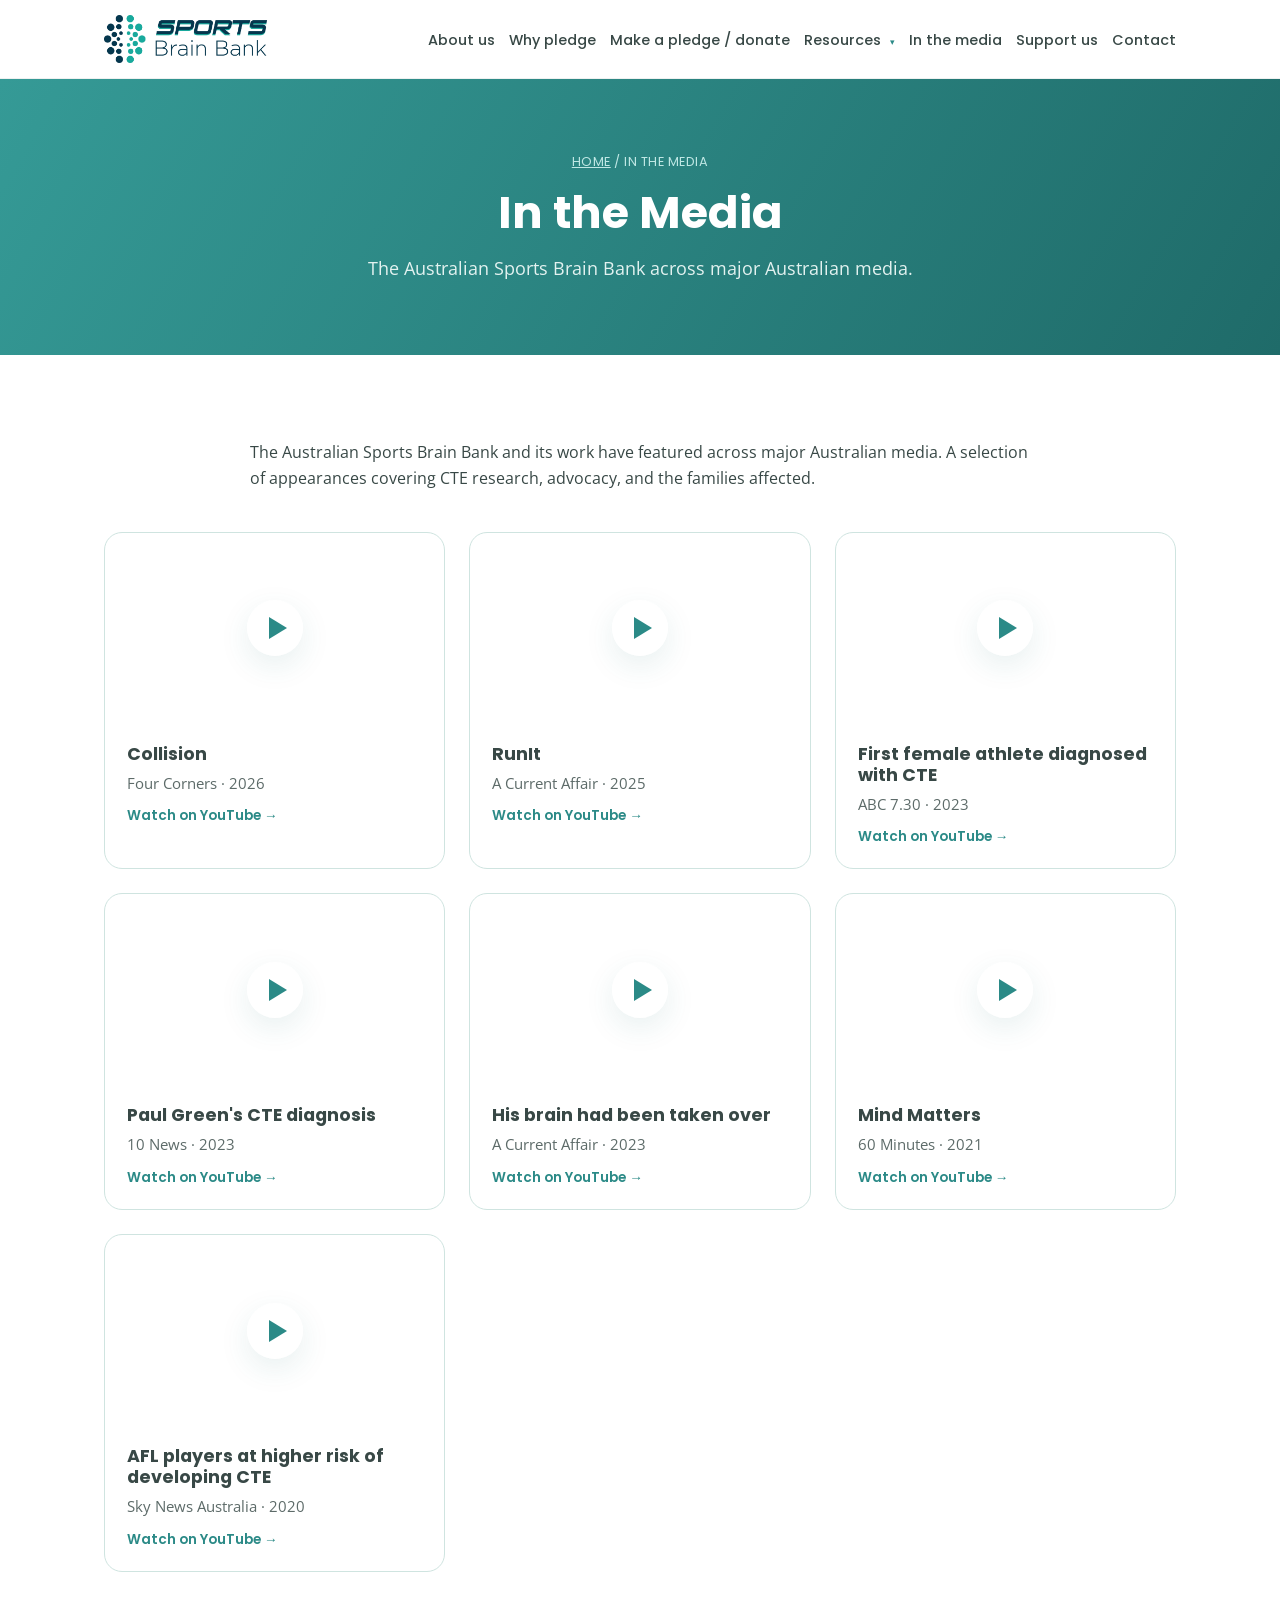
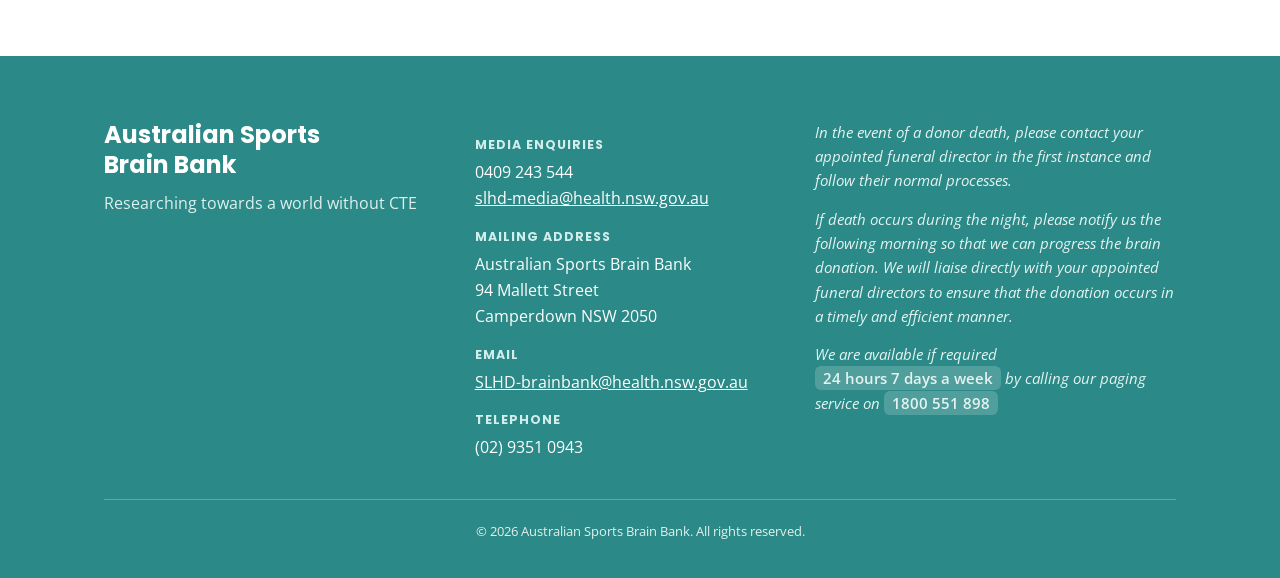
<file: in-the-media.html>
<!DOCTYPE html>
<html lang="en">
<head>
<meta charset="UTF-8">
<meta name="viewport" content="width=device-width, initial-scale=1.0">
<title>In the Media — Australian Sports Brain Bank</title>
<meta name="description" content="The Australian Sports Brain Bank in the media — CTE coverage and appearances across Australian television.">
<meta name="theme-color" content="#2b8a87">
<meta property="og:type" content="website">
<meta property="og:title" content="In the Media — Australian Sports Brain Bank">
<meta property="og:description" content="The Australian Sports Brain Bank in the media — CTE coverage and appearances across Australian television.">
<meta property="og:site_name" content="Australian Sports Brain Bank">
<link rel="icon" href="data:image/svg+xml,%3Csvg xmlns='http://www.w3.org/2000/svg' viewBox='0 0 32 32'%3E%3Ccircle cx='8' cy='8' r='3' fill='%232b8a87'/%3E%3Ccircle cx='16' cy='8' r='3' fill='%23359a96'/%3E%3Ccircle cx='24' cy='8' r='3' fill='%232b8a87'/%3E%3Ccircle cx='8' cy='16' r='3' fill='%23359a96'/%3E%3Ccircle cx='16' cy='16' r='3' fill='%232b8a87'/%3E%3Ccircle cx='24' cy='16' r='3' fill='%23359a96'/%3E%3Ccircle cx='8' cy='24' r='3' fill='%232b8a87'/%3E%3Ccircle cx='16' cy='24' r='3' fill='%23359a96'/%3E%3Ccircle cx='24' cy='24' r='3' fill='%232b8a87'/%3E%3C/svg%3E">
<link rel="preconnect" href="https://fonts.googleapis.com">
<link rel="preconnect" href="https://fonts.gstatic.com" crossorigin>
<link href="https://fonts.googleapis.com/css2?family=Poppins:wght@500;600;700&family=Open+Sans:wght@400;600;700&display=swap" rel="stylesheet">
<link rel="stylesheet" href="assets/styles.css">
</head>
<body>
<a href="#main" class="skip" style="position:absolute;left:-9999px">Skip to content</a>
<header>
  <div class="wrap nav">
    <a class="logo" href="index.html" aria-label="Sports Brain Bank — home">
      <img class="logo-img" src="assets/img/logo.png" alt="Sports Brain Bank">
    </a>
    <nav id="nav" aria-label="Primary">
      <ul>
        <li><a href="about.html">About us</a></li>
        <li><a href="why-pledge.html">Why pledge</a></li>
        <li><a href="make-a-pledge.html">Make a pledge / donate</a></li>
        <li class="has-sub">
          <a href="resources.html" aria-haspopup="true">Resources <span class="caret" aria-hidden="true">&#9662;</span></a>
          <ul class="submenu">
            <li><a href="cte-diagnosis.html">CTE diagnosis</a></li>
            <li><a href="cte-research.html">CTE research</a></li>
            <li><a href="publications.html">Our publications</a></li>
            <li><a href="resources.html">Downloadable resources</a></li>
          </ul>
        </li>
        <li><a href="in-the-media.html">In the media</a></li>
        <li><a href="support.html">Support us</a></li>
        <li><a href="contact.html">Contact</a></li>
      </ul>
    </nav>
    <button class="burger" id="burger" aria-label="Open menu" aria-expanded="false" aria-controls="nav"><span></span><span></span><span></span></button>
  </div>
</header>
<section class="page-hero">
    <div class="wrap">
      <div class="crumb"><a href="index.html">Home</a> / In the Media</div>
      <h1>In the Media</h1>
      <p>The Australian Sports Brain Bank across major Australian media.</p>
    </div>
</section>
<main id="main">
<section>
  <div class="wrap">
    <div class="prose"><p>The Australian Sports Brain Bank and its work have featured across major Australian media. A selection of appearances covering CTE research, advocacy, and the families affected.</p></div>
    <div class="res-cards">
      <a class="res-card" href="https://www.youtube.com/watch?v=aHShkmUdx4E" target="_blank" rel="noopener">
        <div class="thumb" aria-hidden="true" style="background-image:url('https://img.youtube.com/vi/aHShkmUdx4E/hqdefault.jpg')"></div>
        <div class="body"><h3>Collision</h3><p>Four Corners &middot; 2026</p><span class="watch">Watch on YouTube &rarr;</span></div>
      </a>
      <a class="res-card" href="https://www.youtube.com/watch?v=lf0OQgH0vUs" target="_blank" rel="noopener">
        <div class="thumb" aria-hidden="true" style="background-image:url('https://img.youtube.com/vi/lf0OQgH0vUs/hqdefault.jpg')"></div>
        <div class="body"><h3>RunIt</h3><p>A Current Affair &middot; 2025</p><span class="watch">Watch on YouTube &rarr;</span></div>
      </a>
      <a class="res-card" href="https://www.youtube.com/watch?v=6-nhJNnoMng" target="_blank" rel="noopener">
        <div class="thumb" aria-hidden="true" style="background-image:url('https://img.youtube.com/vi/6-nhJNnoMng/hqdefault.jpg')"></div>
        <div class="body"><h3>First female athlete diagnosed with CTE</h3><p>ABC 7.30 &middot; 2023</p><span class="watch">Watch on YouTube &rarr;</span></div>
      </a>
      <a class="res-card" href="https://www.youtube.com/watch?v=cSNSx8q6ZSA" target="_blank" rel="noopener">
        <div class="thumb" aria-hidden="true" style="background-image:url('https://img.youtube.com/vi/cSNSx8q6ZSA/hqdefault.jpg')"></div>
        <div class="body"><h3>Paul Green's CTE diagnosis</h3><p>10 News &middot; 2023</p><span class="watch">Watch on YouTube &rarr;</span></div>
      </a>
      <a class="res-card" href="https://www.youtube.com/watch?v=0CLc4r6LSpM" target="_blank" rel="noopener">
        <div class="thumb" aria-hidden="true" style="background-image:url('https://img.youtube.com/vi/0CLc4r6LSpM/hqdefault.jpg')"></div>
        <div class="body"><h3>His brain had been taken over</h3><p>A Current Affair &middot; 2023</p><span class="watch">Watch on YouTube &rarr;</span></div>
      </a>
      <a class="res-card" href="https://www.youtube.com/watch?v=_L-2XfKjimE" target="_blank" rel="noopener">
        <div class="thumb" aria-hidden="true" style="background-image:url('https://img.youtube.com/vi/_L-2XfKjimE/hqdefault.jpg')"></div>
        <div class="body"><h3>Mind Matters</h3><p>60 Minutes &middot; 2021</p><span class="watch">Watch on YouTube &rarr;</span></div>
      </a>
      <a class="res-card" href="https://www.youtube.com/watch?v=H6l1jZIM8gg" target="_blank" rel="noopener">
        <div class="thumb" aria-hidden="true" style="background-image:url('https://img.youtube.com/vi/H6l1jZIM8gg/hqdefault.jpg')"></div>
        <div class="body"><h3>AFL players at higher risk of developing CTE</h3><p>Sky News Australia &middot; 2020</p><span class="watch">Watch on YouTube &rarr;</span></div>
      </a>
    </div>
  </div>
</section>
</main>
<footer>
  <div class="wrap">
    <div class="foot-grid">
      <div>
        <h3>Australian Sports<br>Brain Bank</h3>
        <p class="tagline">Researching towards a world without CTE</p>
      </div>
      <div>
        <h4>Media Enquiries</h4>
        <p>0409 243 544<br><a href="mailto:slhd-media@health.nsw.gov.au">slhd-media@health.nsw.gov.au</a></p>
        <h4>Mailing Address</h4>
        <p>Australian Sports Brain Bank<br>94 Mallett Street<br>Camperdown NSW 2050</p>
        <h4>Email</h4>
        <p><a href="mailto:SLHD-brainbank@health.nsw.gov.au">SLHD-brainbank@health.nsw.gov.au</a></p>
        <h4>Telephone</h4>
        <p>(02) 9351 0943</p>
      </div>
      <div>
        <p class="foot-note">In the event of a donor death, please contact your appointed funeral director in the first instance and follow their normal processes.</p>
        <p class="foot-note" style="margin-top:14px">If death occurs during the night, please notify us the following morning so that we can progress the brain donation. We will liaise directly with your appointed funeral directors to ensure that the donation occurs in a timely and efficient manner.</p>
        <p class="foot-note" style="margin-top:14px">We are available if required <span class="hl">24 hours 7 days a week</span> by calling our paging service on <span class="hl">1800 551 898</span></p>
      </div>
    </div>
    <div class="foot-bottom">© 2026 Australian Sports Brain Bank. All rights reserved.</div>
  </div>
</footer>
<script src="assets/site.js"></script>
</body>
</html>
</file>
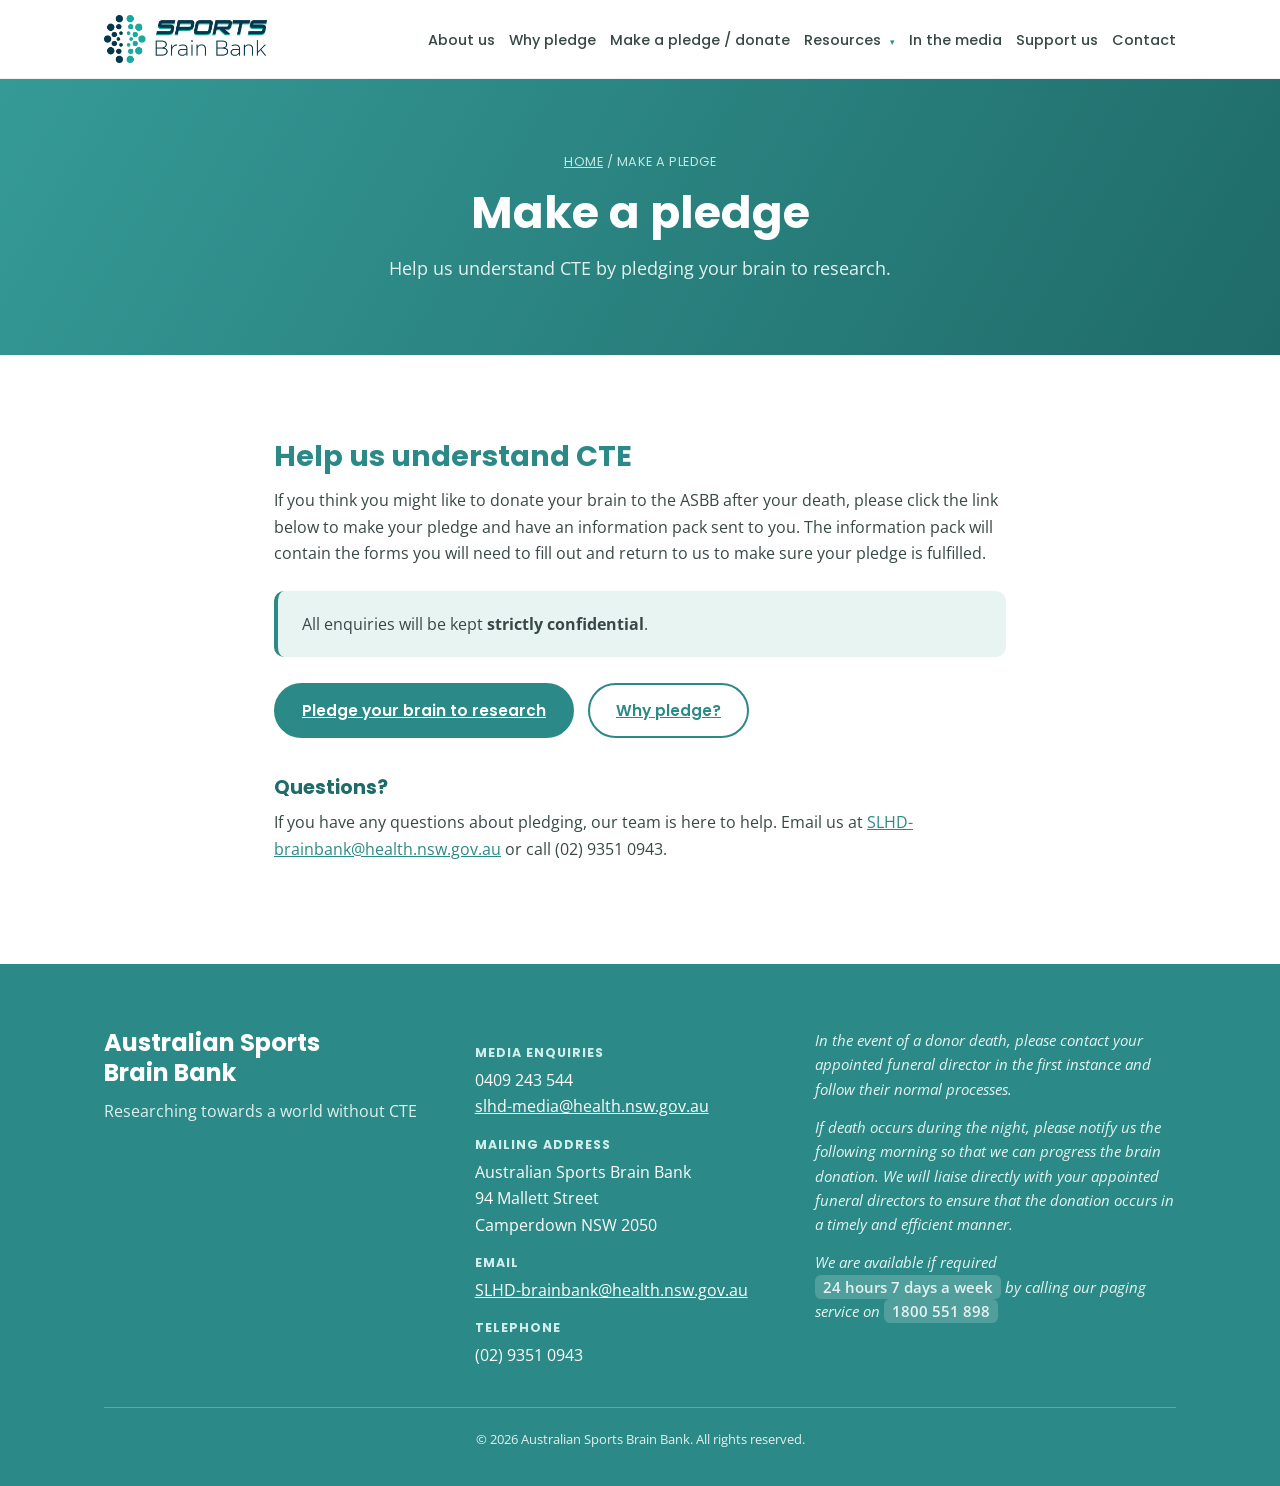
<file: make-a-pledge.html>
<!DOCTYPE html>
<html lang="en">
<head>
<meta charset="UTF-8">
<meta name="viewport" content="width=device-width, initial-scale=1.0">
<title>Make a pledge — Australian Sports Brain Bank</title>
<meta name="description" content="Pledge your brain to the Australian Sports Brain Bank and help us understand CTE.">
<meta name="theme-color" content="#2b8a87">
<meta property="og:type" content="website">
<meta property="og:title" content="Make a pledge — Australian Sports Brain Bank">
<meta property="og:description" content="Pledge your brain to the Australian Sports Brain Bank and help us understand CTE.">
<meta property="og:site_name" content="Australian Sports Brain Bank">
<link rel="icon" href="data:image/svg+xml,%3Csvg xmlns='http://www.w3.org/2000/svg' viewBox='0 0 32 32'%3E%3Ccircle cx='8' cy='8' r='3' fill='%232b8a87'/%3E%3Ccircle cx='16' cy='8' r='3' fill='%23359a96'/%3E%3Ccircle cx='24' cy='8' r='3' fill='%232b8a87'/%3E%3Ccircle cx='8' cy='16' r='3' fill='%23359a96'/%3E%3Ccircle cx='16' cy='16' r='3' fill='%232b8a87'/%3E%3Ccircle cx='24' cy='16' r='3' fill='%23359a96'/%3E%3Ccircle cx='8' cy='24' r='3' fill='%232b8a87'/%3E%3Ccircle cx='16' cy='24' r='3' fill='%23359a96'/%3E%3Ccircle cx='24' cy='24' r='3' fill='%232b8a87'/%3E%3C/svg%3E">
<link rel="preconnect" href="https://fonts.googleapis.com">
<link rel="preconnect" href="https://fonts.gstatic.com" crossorigin>
<link href="https://fonts.googleapis.com/css2?family=Poppins:wght@500;600;700&family=Open+Sans:wght@400;600;700&display=swap" rel="stylesheet">
<link rel="stylesheet" href="assets/styles.css">
</head>
<body>
<a href="#main" class="skip" style="position:absolute;left:-9999px">Skip to content</a>
<header>
  <div class="wrap nav">
    <a class="logo" href="index.html" aria-label="Sports Brain Bank — home">
      <img class="logo-img" src="assets/img/logo.png" alt="Sports Brain Bank">
    </a>
    <nav id="nav" aria-label="Primary">
      <ul>
        <li><a href="about.html">About us</a></li>
        <li><a href="why-pledge.html">Why pledge</a></li>
        <li><a href="make-a-pledge.html">Make a pledge / donate</a></li>
        <li class="has-sub">
          <a href="resources.html" aria-haspopup="true">Resources <span class="caret" aria-hidden="true">&#9662;</span></a>
          <ul class="submenu">
            <li><a href="cte-diagnosis.html">CTE diagnosis</a></li>
            <li><a href="cte-research.html">CTE research</a></li>
            <li><a href="publications.html">Our publications</a></li>
            <li><a href="resources.html">Downloadable resources</a></li>
          </ul>
        </li>
        <li><a href="in-the-media.html">In the media</a></li>
        <li><a href="support.html">Support us</a></li>
        <li><a href="contact.html">Contact</a></li>
      </ul>
    </nav>
    <button class="burger" id="burger" aria-label="Open menu" aria-expanded="false" aria-controls="nav"><span></span><span></span><span></span></button>
  </div>
</header>
<section class="page-hero">
    <div class="wrap">
      <div class="crumb"><a href="index.html">Home</a> / Make a pledge</div>
      <h1>Make a pledge</h1>
      <p>Help us understand CTE by pledging your brain to research.</p>
    </div>
</section>
<main id="main">
<section>
  <div class="wrap prose">
    <h2>Help us understand CTE</h2>
    <p>If you think you might like to donate your brain to the ASBB after your death, please click the link below to make your pledge and have an information pack sent to you. The information pack will contain the forms you will need to fill out and return to us to make sure your pledge is fulfilled.</p>
    <div class="callout"><p>All enquiries will be kept <strong>strictly confidential</strong>.</p></div>
    <div class="btn-row">
      <a class="btn btn-solid" href="https://redcap.slhd.nsw.gov.au/surveys/?s=HJFCHCHHL8JELFMH" target="_blank" rel="noopener">Pledge your brain to research</a>
      <a class="btn" href="why-pledge.html">Why pledge?</a>
    </div>
    <h3 style="margin-top:38px">Questions?</h3>
    <p>If you have any questions about pledging, our team is here to help. Email us at <a href="mailto:SLHD-brainbank@health.nsw.gov.au">SLHD-brainbank@health.nsw.gov.au</a> or call (02) 9351 0943.</p>
  </div>
</section>
</main>
<footer>
  <div class="wrap">
    <div class="foot-grid">
      <div>
        <h3>Australian Sports<br>Brain Bank</h3>
        <p class="tagline">Researching towards a world without CTE</p>
      </div>
      <div>
        <h4>Media Enquiries</h4>
        <p>0409 243 544<br><a href="mailto:slhd-media@health.nsw.gov.au">slhd-media@health.nsw.gov.au</a></p>
        <h4>Mailing Address</h4>
        <p>Australian Sports Brain Bank<br>94 Mallett Street<br>Camperdown NSW 2050</p>
        <h4>Email</h4>
        <p><a href="mailto:SLHD-brainbank@health.nsw.gov.au">SLHD-brainbank@health.nsw.gov.au</a></p>
        <h4>Telephone</h4>
        <p>(02) 9351 0943</p>
      </div>
      <div>
        <p class="foot-note">In the event of a donor death, please contact your appointed funeral director in the first instance and follow their normal processes.</p>
        <p class="foot-note" style="margin-top:14px">If death occurs during the night, please notify us the following morning so that we can progress the brain donation. We will liaise directly with your appointed funeral directors to ensure that the donation occurs in a timely and efficient manner.</p>
        <p class="foot-note" style="margin-top:14px">We are available if required <span class="hl">24 hours 7 days a week</span> by calling our paging service on <span class="hl">1800 551 898</span></p>
      </div>
    </div>
    <div class="foot-bottom">© 2026 Australian Sports Brain Bank. All rights reserved.</div>
  </div>
</footer>
<script src="assets/site.js"></script>
</body>
</html>
</file>
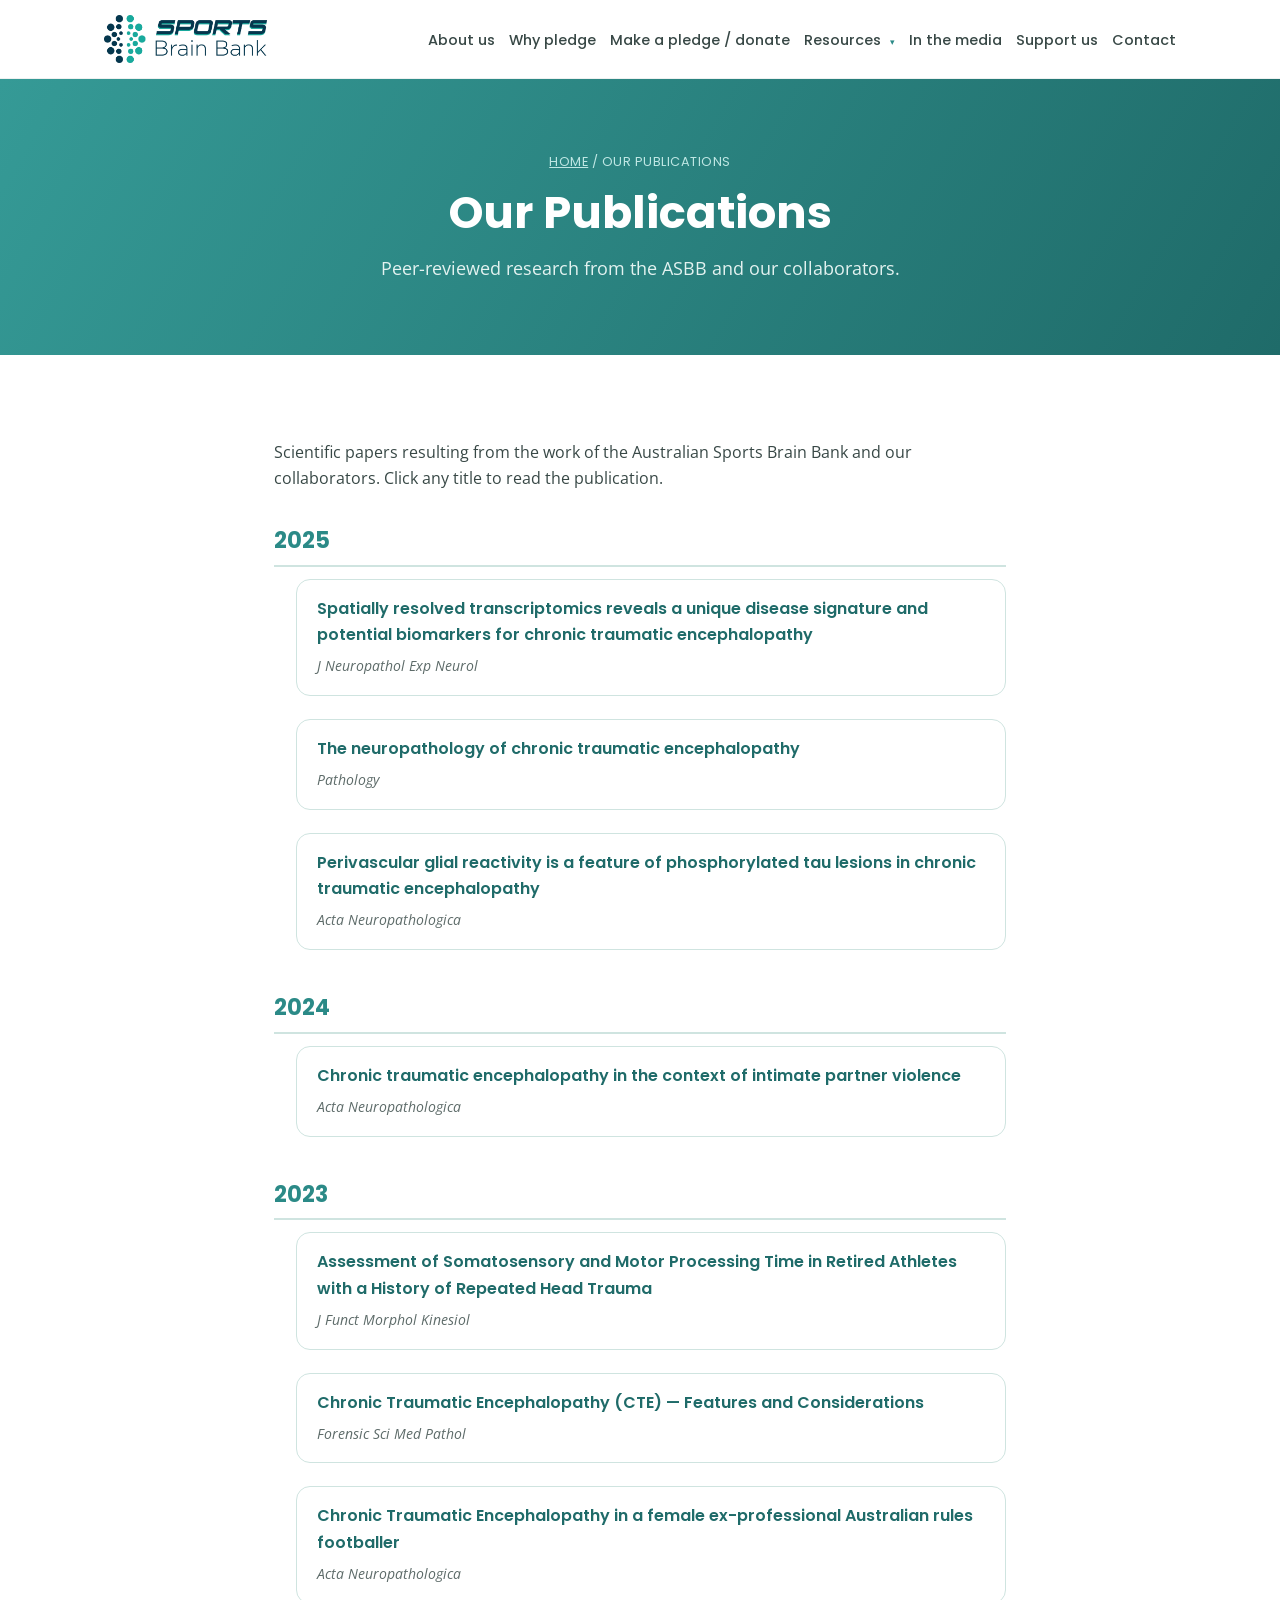
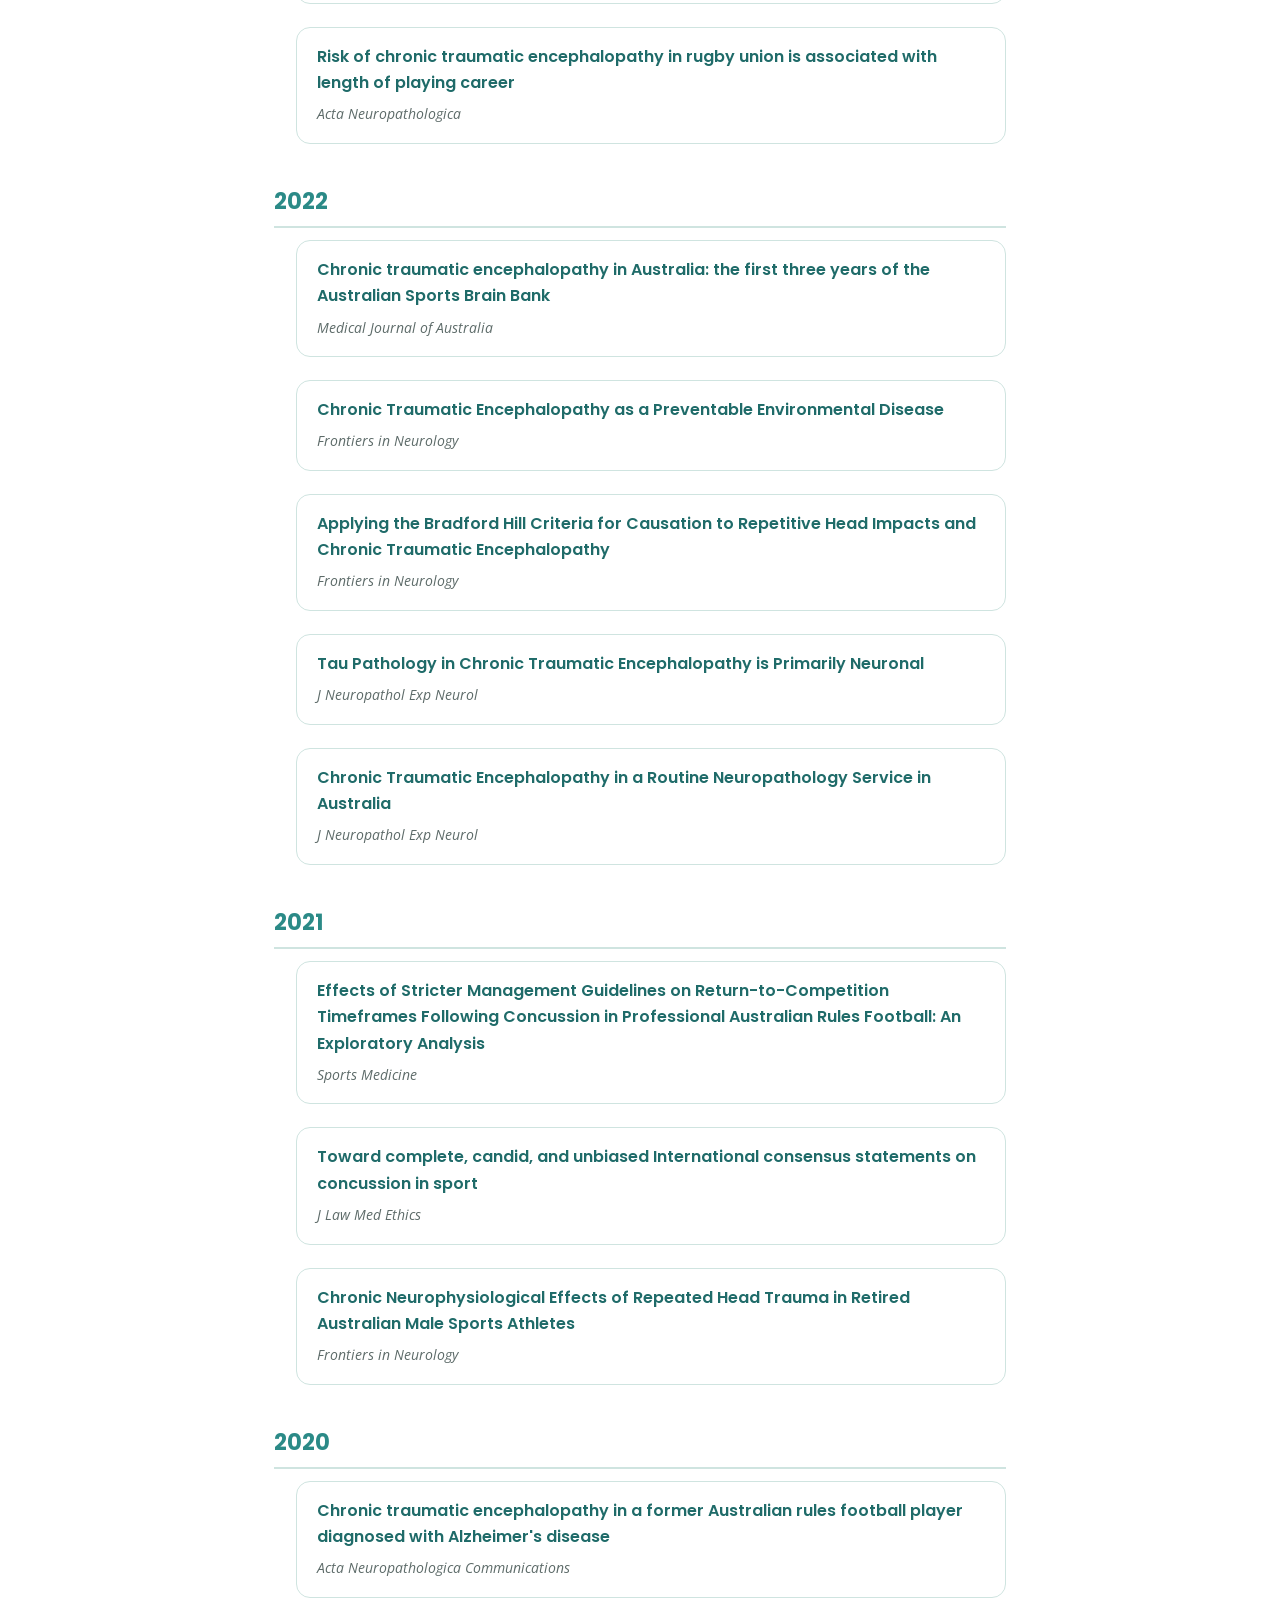
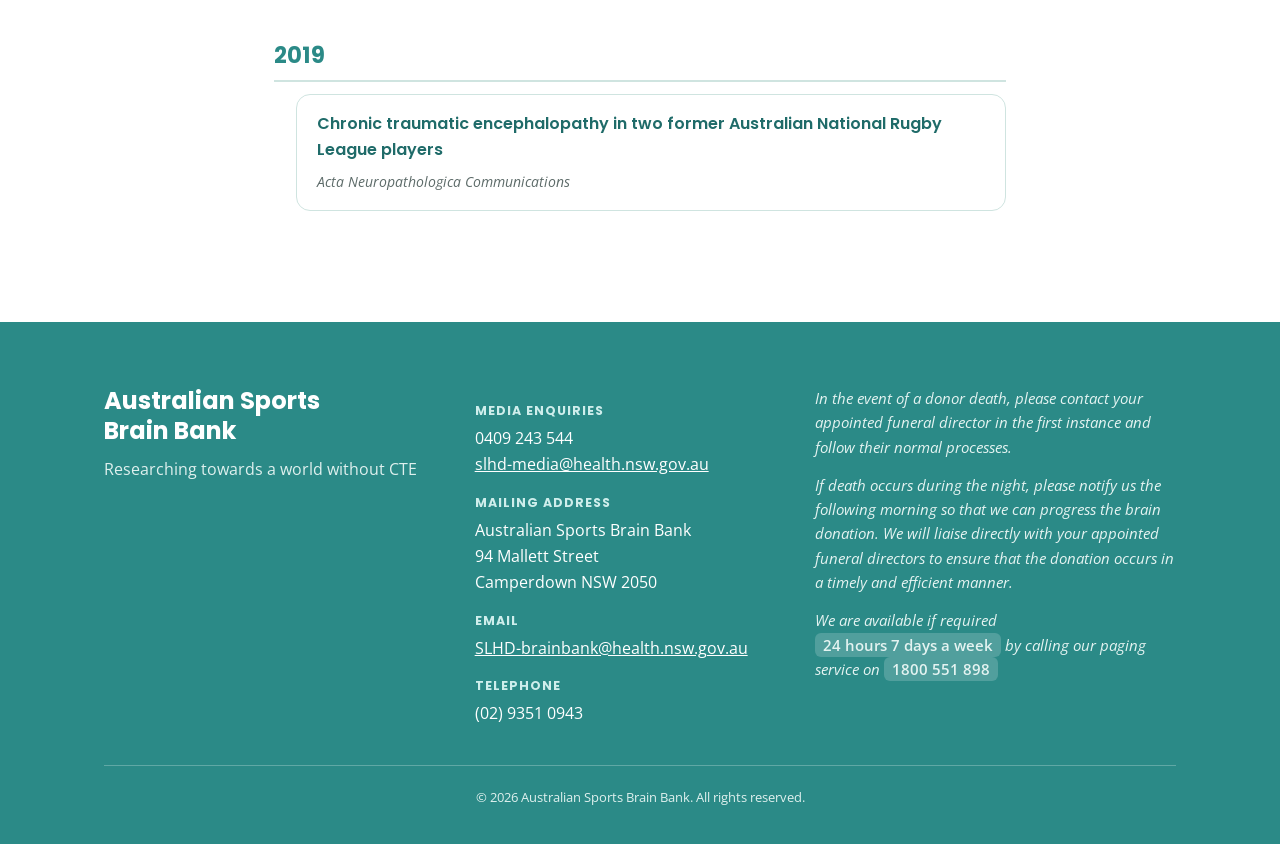
<file: publications.html>
<!DOCTYPE html>
<html lang="en">
<head>
<meta charset="UTF-8">
<meta name="viewport" content="width=device-width, initial-scale=1.0">
<title>Our Publications — Australian Sports Brain Bank</title>
<meta name="description" content="Peer-reviewed scientific publications from the Australian Sports Brain Bank, 2019 to 2025.">
<meta name="theme-color" content="#2b8a87">
<meta property="og:type" content="website">
<meta property="og:title" content="Our Publications — Australian Sports Brain Bank">
<meta property="og:description" content="Peer-reviewed scientific publications from the Australian Sports Brain Bank, 2019 to 2025.">
<meta property="og:site_name" content="Australian Sports Brain Bank">
<link rel="icon" href="data:image/svg+xml,%3Csvg xmlns='http://www.w3.org/2000/svg' viewBox='0 0 32 32'%3E%3Ccircle cx='8' cy='8' r='3' fill='%232b8a87'/%3E%3Ccircle cx='16' cy='8' r='3' fill='%23359a96'/%3E%3Ccircle cx='24' cy='8' r='3' fill='%232b8a87'/%3E%3Ccircle cx='8' cy='16' r='3' fill='%23359a96'/%3E%3Ccircle cx='16' cy='16' r='3' fill='%232b8a87'/%3E%3Ccircle cx='24' cy='16' r='3' fill='%23359a96'/%3E%3Ccircle cx='8' cy='24' r='3' fill='%232b8a87'/%3E%3Ccircle cx='16' cy='24' r='3' fill='%23359a96'/%3E%3Ccircle cx='24' cy='24' r='3' fill='%232b8a87'/%3E%3C/svg%3E">
<link rel="preconnect" href="https://fonts.googleapis.com">
<link rel="preconnect" href="https://fonts.gstatic.com" crossorigin>
<link href="https://fonts.googleapis.com/css2?family=Poppins:wght@500;600;700&family=Open+Sans:wght@400;600;700&display=swap" rel="stylesheet">
<link rel="stylesheet" href="assets/styles.css">
</head>
<body>
<a href="#main" class="skip" style="position:absolute;left:-9999px">Skip to content</a>
<header>
  <div class="wrap nav">
    <a class="logo" href="index.html" aria-label="Sports Brain Bank — home">
      <img class="logo-img" src="assets/img/logo.png" alt="Sports Brain Bank">
    </a>
    <nav id="nav" aria-label="Primary">
      <ul>
        <li><a href="about.html">About us</a></li>
        <li><a href="why-pledge.html">Why pledge</a></li>
        <li><a href="make-a-pledge.html">Make a pledge / donate</a></li>
        <li class="has-sub">
          <a href="resources.html" aria-haspopup="true">Resources <span class="caret" aria-hidden="true">&#9662;</span></a>
          <ul class="submenu">
            <li><a href="cte-diagnosis.html">CTE diagnosis</a></li>
            <li><a href="cte-research.html">CTE research</a></li>
            <li><a href="publications.html">Our publications</a></li>
            <li><a href="resources.html">Downloadable resources</a></li>
          </ul>
        </li>
        <li><a href="in-the-media.html">In the media</a></li>
        <li><a href="support.html">Support us</a></li>
        <li><a href="contact.html">Contact</a></li>
      </ul>
    </nav>
    <button class="burger" id="burger" aria-label="Open menu" aria-expanded="false" aria-controls="nav"><span></span><span></span><span></span></button>
  </div>
</header>
<section class="page-hero">
    <div class="wrap">
      <div class="crumb"><a href="index.html">Home</a> / Our Publications</div>
      <h1>Our Publications</h1>
      <p>Peer-reviewed research from the ASBB and our collaborators.</p>
    </div>
</section>
<main id="main">
<section>
  <div class="wrap prose">
    <p>Scientific papers resulting from the work of the Australian Sports Brain Bank and our collaborators. Click any title to read the publication.</p>
    <div class="pub-year">2025</div>
    <ul class="pub-list">
      <li class="pub"><a href="https://academic.oup.com/jnen/advance-article/doi/10.1093/jnen/nlaf078/8206318?login=false" target="_blank" rel="noopener">Spatially resolved transcriptomics reveals a unique disease signature and potential biomarkers for chronic traumatic encephalopathy</a><span class="journal">J Neuropathol Exp Neurol</span></li>
      <li class="pub"><a href="https://www.pathologyjournal.rcpa.edu.au/article/S0031-3025(24)00715-3/fulltext" target="_blank" rel="noopener">The neuropathology of chronic traumatic encephalopathy</a><span class="journal">Pathology</span></li>
      <li class="pub"><a href="https://pmc.ncbi.nlm.nih.gov/articles/PMC11807024/" target="_blank" rel="noopener">Perivascular glial reactivity is a feature of phosphorylated tau lesions in chronic traumatic encephalopathy</a><span class="journal">Acta Neuropathologica</span></li>
    </ul>
    <div class="pub-year">2024</div>
    <ul class="pub-list">
      <li class="pub"><a href="https://pmc.ncbi.nlm.nih.gov/articles/PMC11230984/" target="_blank" rel="noopener">Chronic traumatic encephalopathy in the context of intimate partner violence</a><span class="journal">Acta Neuropathologica</span></li>
    </ul>
    <div class="pub-year">2023</div>
    <ul class="pub-list">
      <li class="pub"><a href="https://www.ncbi.nlm.nih.gov/pmc/articles/PMC9782447/" target="_blank" rel="noopener">Assessment of Somatosensory and Motor Processing Time in Retired Athletes with a History of Repeated Head Trauma</a><span class="journal">J Funct Morphol Kinesiol</span></li>
      <li class="pub"><a href="https://pubmed.ncbi.nlm.nih.gov/37058211/" target="_blank" rel="noopener">Chronic Traumatic Encephalopathy (CTE) — Features and Considerations</a><span class="journal">Forensic Sci Med Pathol</span></li>
      <li class="pub"><a href="https://link.springer.com/article/10.1007/s00401-023-02610-z" target="_blank" rel="noopener">Chronic Traumatic Encephalopathy in a female ex-professional Australian rules footballer</a><span class="journal">Acta Neuropathologica</span></li>
      <li class="pub"><a href="https://link.springer.com/article/10.1007/s00401-023-02644-3" target="_blank" rel="noopener">Risk of chronic traumatic encephalopathy in rugby union is associated with length of playing career</a><span class="journal">Acta Neuropathologica</span></li>
    </ul>
    <div class="pub-year">2022</div>
    <ul class="pub-list">
      <li class="pub"><a href="https://onlinelibrary.wiley.com/doi/10.5694/mja2.51420" target="_blank" rel="noopener">Chronic traumatic encephalopathy in Australia: the first three years of the Australian Sports Brain Bank</a><span class="journal">Medical Journal of Australia</span></li>
      <li class="pub"><a href="https://www.frontiersin.org/articles/10.3389/fneur.2022.880905/full" target="_blank" rel="noopener">Chronic Traumatic Encephalopathy as a Preventable Environmental Disease</a><span class="journal">Frontiers in Neurology</span></li>
      <li class="pub"><a href="https://www.frontiersin.org/articles/10.3389/fneur.2022.938163/full" target="_blank" rel="noopener">Applying the Bradford Hill Criteria for Causation to Repetitive Head Impacts and Chronic Traumatic Encephalopathy</a><span class="journal">Frontiers in Neurology</span></li>
      <li class="pub"><a href="https://www.ncbi.nlm.nih.gov/pmc/articles/PMC9487650/" target="_blank" rel="noopener">Tau Pathology in Chronic Traumatic Encephalopathy is Primarily Neuronal</a><span class="journal">J Neuropathol Exp Neurol</span></li>
      <li class="pub"><a href="https://pubmed.ncbi.nlm.nih.gov/35947764/" target="_blank" rel="noopener">Chronic Traumatic Encephalopathy in a Routine Neuropathology Service in Australia</a><span class="journal">J Neuropathol Exp Neurol</span></li>
    </ul>
    <div class="pub-year">2021</div>
    <ul class="pub-list">
      <li class="pub"><a href="https://link.springer.com/article/10.1007/s40279-021-01484-z" target="_blank" rel="noopener">Effects of Stricter Management Guidelines on Return-to-Competition Timeframes Following Concussion in Professional Australian Rules Football: An Exploratory Analysis</a><span class="journal">Sports Medicine</span></li>
      <li class="pub"><a href="https://www.ncbi.nlm.nih.gov/pmc/articles/PMC8941977/" target="_blank" rel="noopener">Toward complete, candid, and unbiased International consensus statements on concussion in sport</a><span class="journal">J Law Med Ethics</span></li>
      <li class="pub"><a href="https://www.ncbi.nlm.nih.gov/pmc/articles/PMC7985524/" target="_blank" rel="noopener">Chronic Neurophysiological Effects of Repeated Head Trauma in Retired Australian Male Sports Athletes</a><span class="journal">Frontiers in Neurology</span></li>
    </ul>
    <div class="pub-year">2020</div>
    <ul class="pub-list">
      <li class="pub"><a href="https://actaneurocomms.biomedcentral.com/articles/10.1186/s40478-020-0895-z" target="_blank" rel="noopener">Chronic traumatic encephalopathy in a former Australian rules football player diagnosed with Alzheimer's disease</a><span class="journal">Acta Neuropathologica Communications</span></li>
    </ul>
    <div class="pub-year">2019</div>
    <ul class="pub-list">
      <li class="pub"><a href="https://actaneurocomms.biomedcentral.com/articles/10.1186/s40478-019-0751-1" target="_blank" rel="noopener">Chronic traumatic encephalopathy in two former Australian National Rugby League players</a><span class="journal">Acta Neuropathologica Communications</span></li>
    </ul>
  </div>
</section>
</main>
<footer>
  <div class="wrap">
    <div class="foot-grid">
      <div>
        <h3>Australian Sports<br>Brain Bank</h3>
        <p class="tagline">Researching towards a world without CTE</p>
      </div>
      <div>
        <h4>Media Enquiries</h4>
        <p>0409 243 544<br><a href="mailto:slhd-media@health.nsw.gov.au">slhd-media@health.nsw.gov.au</a></p>
        <h4>Mailing Address</h4>
        <p>Australian Sports Brain Bank<br>94 Mallett Street<br>Camperdown NSW 2050</p>
        <h4>Email</h4>
        <p><a href="mailto:SLHD-brainbank@health.nsw.gov.au">SLHD-brainbank@health.nsw.gov.au</a></p>
        <h4>Telephone</h4>
        <p>(02) 9351 0943</p>
      </div>
      <div>
        <p class="foot-note">In the event of a donor death, please contact your appointed funeral director in the first instance and follow their normal processes.</p>
        <p class="foot-note" style="margin-top:14px">If death occurs during the night, please notify us the following morning so that we can progress the brain donation. We will liaise directly with your appointed funeral directors to ensure that the donation occurs in a timely and efficient manner.</p>
        <p class="foot-note" style="margin-top:14px">We are available if required <span class="hl">24 hours 7 days a week</span> by calling our paging service on <span class="hl">1800 551 898</span></p>
      </div>
    </div>
    <div class="foot-bottom">© 2026 Australian Sports Brain Bank. All rights reserved.</div>
  </div>
</footer>
<script src="assets/site.js"></script>
</body>
</html>
</file>
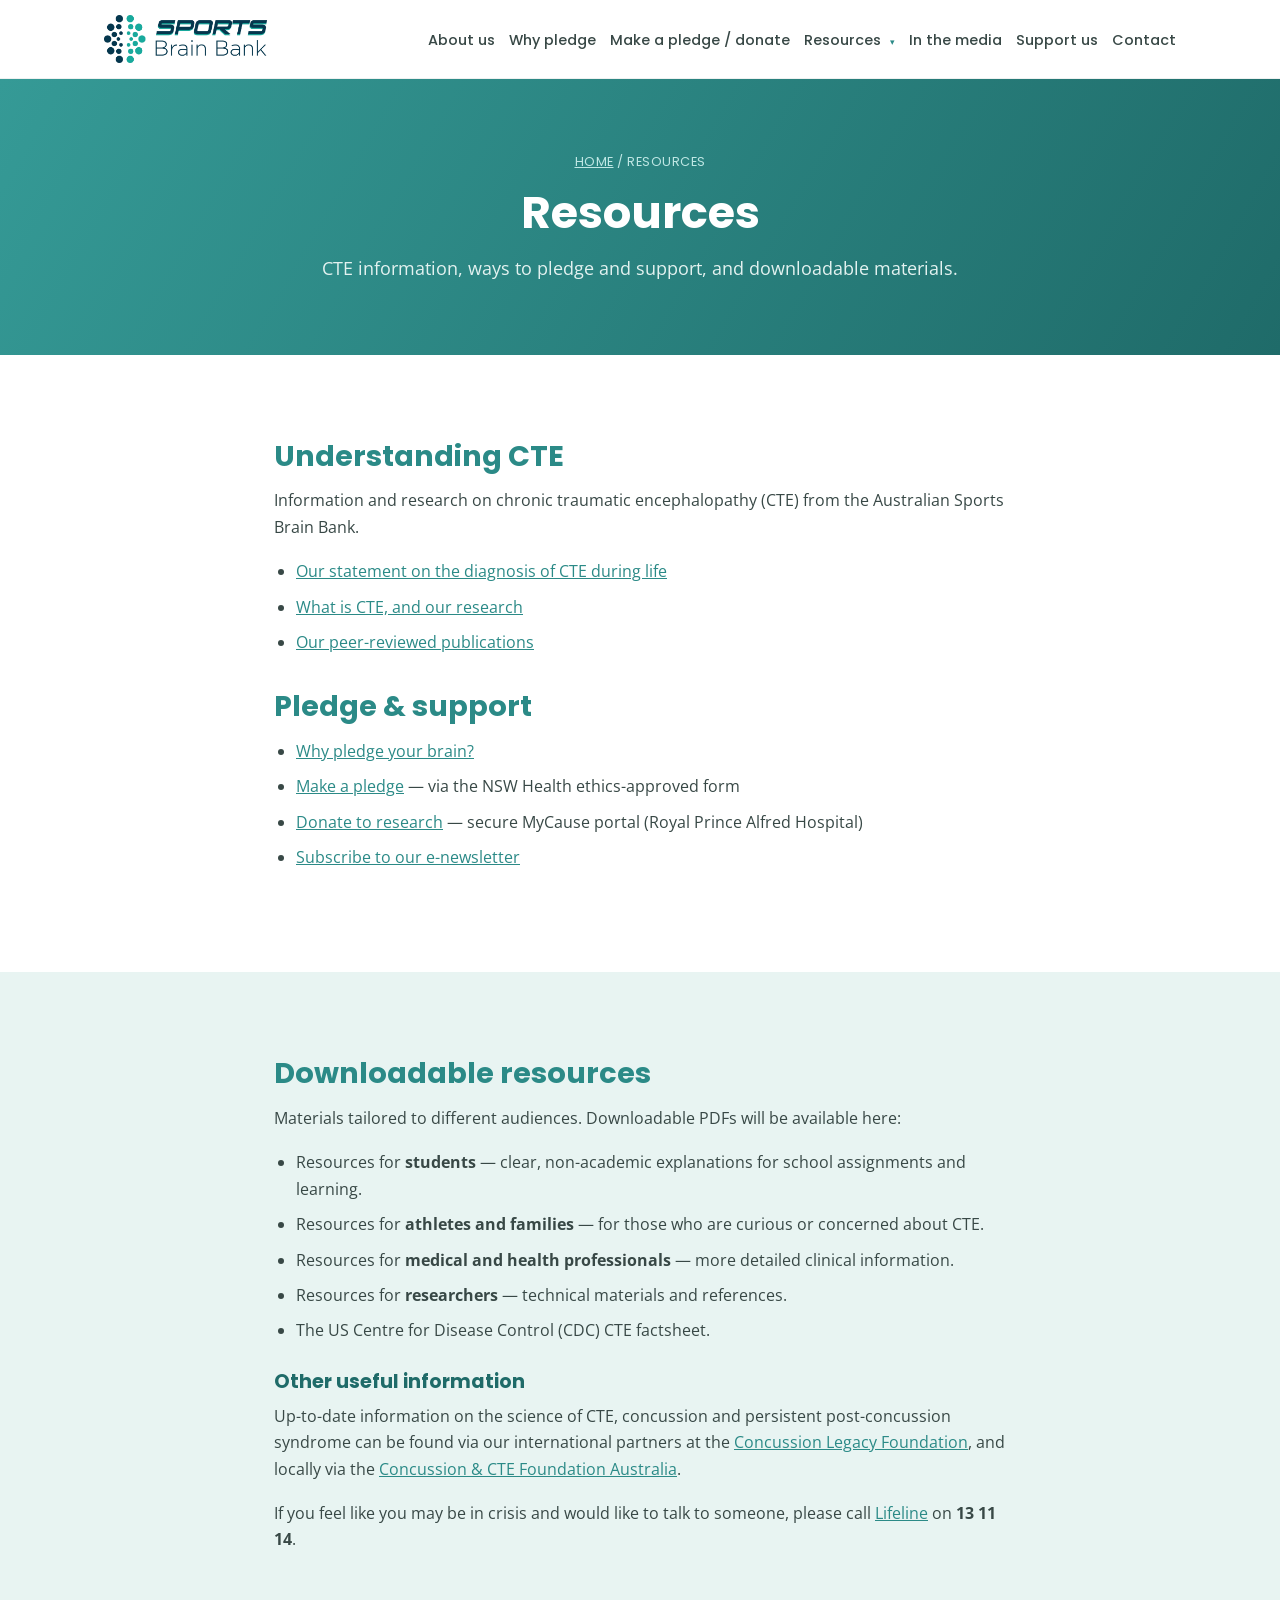
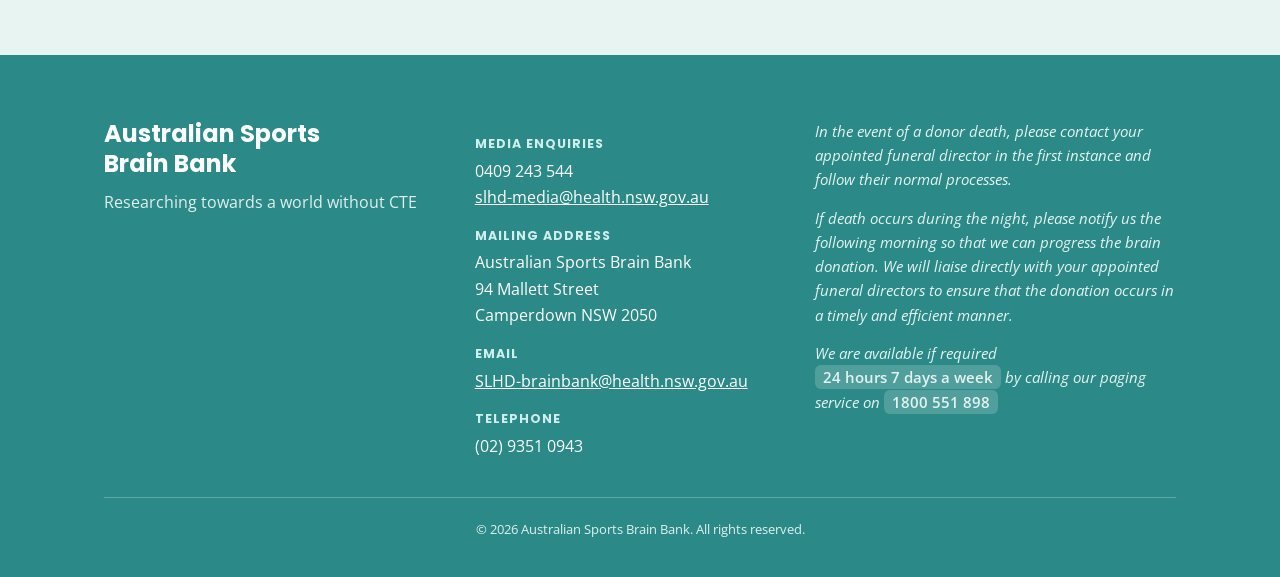
<file: resources.html>
<!DOCTYPE html>
<html lang="en">
<head>
<meta charset="UTF-8">
<meta name="viewport" content="width=device-width, initial-scale=1.0">
<title>Resources — Australian Sports Brain Bank</title>
<meta name="description" content="CTE information, pledge and donation options, and downloadable resources from the Australian Sports Brain Bank.">
<meta name="theme-color" content="#2b8a87">
<meta property="og:type" content="website">
<meta property="og:title" content="Resources — Australian Sports Brain Bank">
<meta property="og:description" content="CTE information, pledge and donation options, and downloadable resources from the Australian Sports Brain Bank.">
<meta property="og:site_name" content="Australian Sports Brain Bank">
<link rel="icon" href="data:image/svg+xml,%3Csvg xmlns='http://www.w3.org/2000/svg' viewBox='0 0 32 32'%3E%3Ccircle cx='8' cy='8' r='3' fill='%232b8a87'/%3E%3Ccircle cx='16' cy='8' r='3' fill='%23359a96'/%3E%3Ccircle cx='24' cy='8' r='3' fill='%232b8a87'/%3E%3Ccircle cx='8' cy='16' r='3' fill='%23359a96'/%3E%3Ccircle cx='16' cy='16' r='3' fill='%232b8a87'/%3E%3Ccircle cx='24' cy='16' r='3' fill='%23359a96'/%3E%3Ccircle cx='8' cy='24' r='3' fill='%232b8a87'/%3E%3Ccircle cx='16' cy='24' r='3' fill='%23359a96'/%3E%3Ccircle cx='24' cy='24' r='3' fill='%232b8a87'/%3E%3C/svg%3E">
<link rel="preconnect" href="https://fonts.googleapis.com">
<link rel="preconnect" href="https://fonts.gstatic.com" crossorigin>
<link href="https://fonts.googleapis.com/css2?family=Poppins:wght@500;600;700&family=Open+Sans:wght@400;600;700&display=swap" rel="stylesheet">
<link rel="stylesheet" href="assets/styles.css">
</head>
<body>
<a href="#main" class="skip" style="position:absolute;left:-9999px">Skip to content</a>
<header>
  <div class="wrap nav">
    <a class="logo" href="index.html" aria-label="Sports Brain Bank — home">
      <img class="logo-img" src="assets/img/logo.png" alt="Sports Brain Bank">
    </a>
    <nav id="nav" aria-label="Primary">
      <ul>
        <li><a href="about.html">About us</a></li>
        <li><a href="why-pledge.html">Why pledge</a></li>
        <li><a href="make-a-pledge.html">Make a pledge / donate</a></li>
        <li class="has-sub">
          <a href="resources.html" aria-haspopup="true">Resources <span class="caret" aria-hidden="true">&#9662;</span></a>
          <ul class="submenu">
            <li><a href="cte-diagnosis.html">CTE diagnosis</a></li>
            <li><a href="cte-research.html">CTE research</a></li>
            <li><a href="publications.html">Our publications</a></li>
            <li><a href="resources.html">Downloadable resources</a></li>
          </ul>
        </li>
        <li><a href="in-the-media.html">In the media</a></li>
        <li><a href="support.html">Support us</a></li>
        <li><a href="contact.html">Contact</a></li>
      </ul>
    </nav>
    <button class="burger" id="burger" aria-label="Open menu" aria-expanded="false" aria-controls="nav"><span></span><span></span><span></span></button>
  </div>
</header>
<section class="page-hero">
    <div class="wrap">
      <div class="crumb"><a href="index.html">Home</a> / Resources</div>
      <h1>Resources</h1>
      <p>CTE information, ways to pledge and support, and downloadable materials.</p>
    </div>
</section>
<main id="main">
<section>
  <div class="wrap prose">
    <h2>Understanding CTE</h2>
    <p>Information and research on chronic traumatic encephalopathy (CTE) from the Australian Sports Brain Bank.</p>
    <ul>
      <li><a href="cte-diagnosis.html">Our statement on the diagnosis of CTE during life</a></li>
      <li><a href="cte-research.html">What is CTE, and our research</a></li>
      <li><a href="publications.html">Our peer-reviewed publications</a></li>
    </ul>
    <h2>Pledge &amp; support</h2>
    <ul>
      <li><a href="why-pledge.html">Why pledge your brain?</a></li>
      <li><a href="https://redcap.slhd.nsw.gov.au/surveys/?s=HJFCHCHHL8JELFMH" target="_blank" rel="noopener">Make a pledge</a> — via the NSW Health ethics-approved form</li>
      <li><a href="https://www.mycause.com.au/charity/47696/AustralianSportsBrainBank" target="_blank" rel="noopener">Donate to research</a> — secure MyCause portal (Royal Prince Alfred Hospital)</li>
      <li><a href="https://greenarrow.health.nsw.gov.au/ga/front/forms/114/subscriptions/new/" target="_blank" rel="noopener">Subscribe to our e-newsletter</a></li>
    </ul>
  </div>
</section>
<section class="section-mint">
  <div class="wrap prose">
    <h2>Downloadable resources</h2>
    <p>Materials tailored to different audiences. Downloadable PDFs will be available here:</p>
    <ul>
      <li>Resources for <strong>students</strong> — clear, non-academic explanations for school assignments and learning.</li>
      <li>Resources for <strong>athletes and families</strong> — for those who are curious or concerned about CTE.</li>
      <li>Resources for <strong>medical and health professionals</strong> — more detailed clinical information.</li>
      <li>Resources for <strong>researchers</strong> — technical materials and references.</li>
      <li>The US Centre for Disease Control (CDC) CTE factsheet.</li>
    </ul>
    <h3>Other useful information</h3>
    <p>Up-to-date information on the science of CTE, concussion and persistent post-concussion syndrome can be found via our international partners at the <a href="https://concussionfoundation.org/" target="_blank" rel="noopener">Concussion Legacy Foundation</a>, and locally via the <a href="https://concussionandcte.org/en-au/" target="_blank" rel="noopener">Concussion &amp; CTE Foundation Australia</a>.</p>
    <p>If you feel like you may be in crisis and would like to talk to someone, please call <a href="https://www.lifeline.org.au/" target="_blank" rel="noopener">Lifeline</a> on <strong>13 11 14</strong>.</p>
  </div>
</section>
</main>
<footer>
  <div class="wrap">
    <div class="foot-grid">
      <div>
        <h3>Australian Sports<br>Brain Bank</h3>
        <p class="tagline">Researching towards a world without CTE</p>
      </div>
      <div>
        <h4>Media Enquiries</h4>
        <p>0409 243 544<br><a href="mailto:slhd-media@health.nsw.gov.au">slhd-media@health.nsw.gov.au</a></p>
        <h4>Mailing Address</h4>
        <p>Australian Sports Brain Bank<br>94 Mallett Street<br>Camperdown NSW 2050</p>
        <h4>Email</h4>
        <p><a href="mailto:SLHD-brainbank@health.nsw.gov.au">SLHD-brainbank@health.nsw.gov.au</a></p>
        <h4>Telephone</h4>
        <p>(02) 9351 0943</p>
      </div>
      <div>
        <p class="foot-note">In the event of a donor death, please contact your appointed funeral director in the first instance and follow their normal processes.</p>
        <p class="foot-note" style="margin-top:14px">If death occurs during the night, please notify us the following morning so that we can progress the brain donation. We will liaise directly with your appointed funeral directors to ensure that the donation occurs in a timely and efficient manner.</p>
        <p class="foot-note" style="margin-top:14px">We are available if required <span class="hl">24 hours 7 days a week</span> by calling our paging service on <span class="hl">1800 551 898</span></p>
      </div>
    </div>
    <div class="foot-bottom">© 2026 Australian Sports Brain Bank. All rights reserved.</div>
  </div>
</footer>
<script src="assets/site.js"></script>
</body>
</html>
</file>
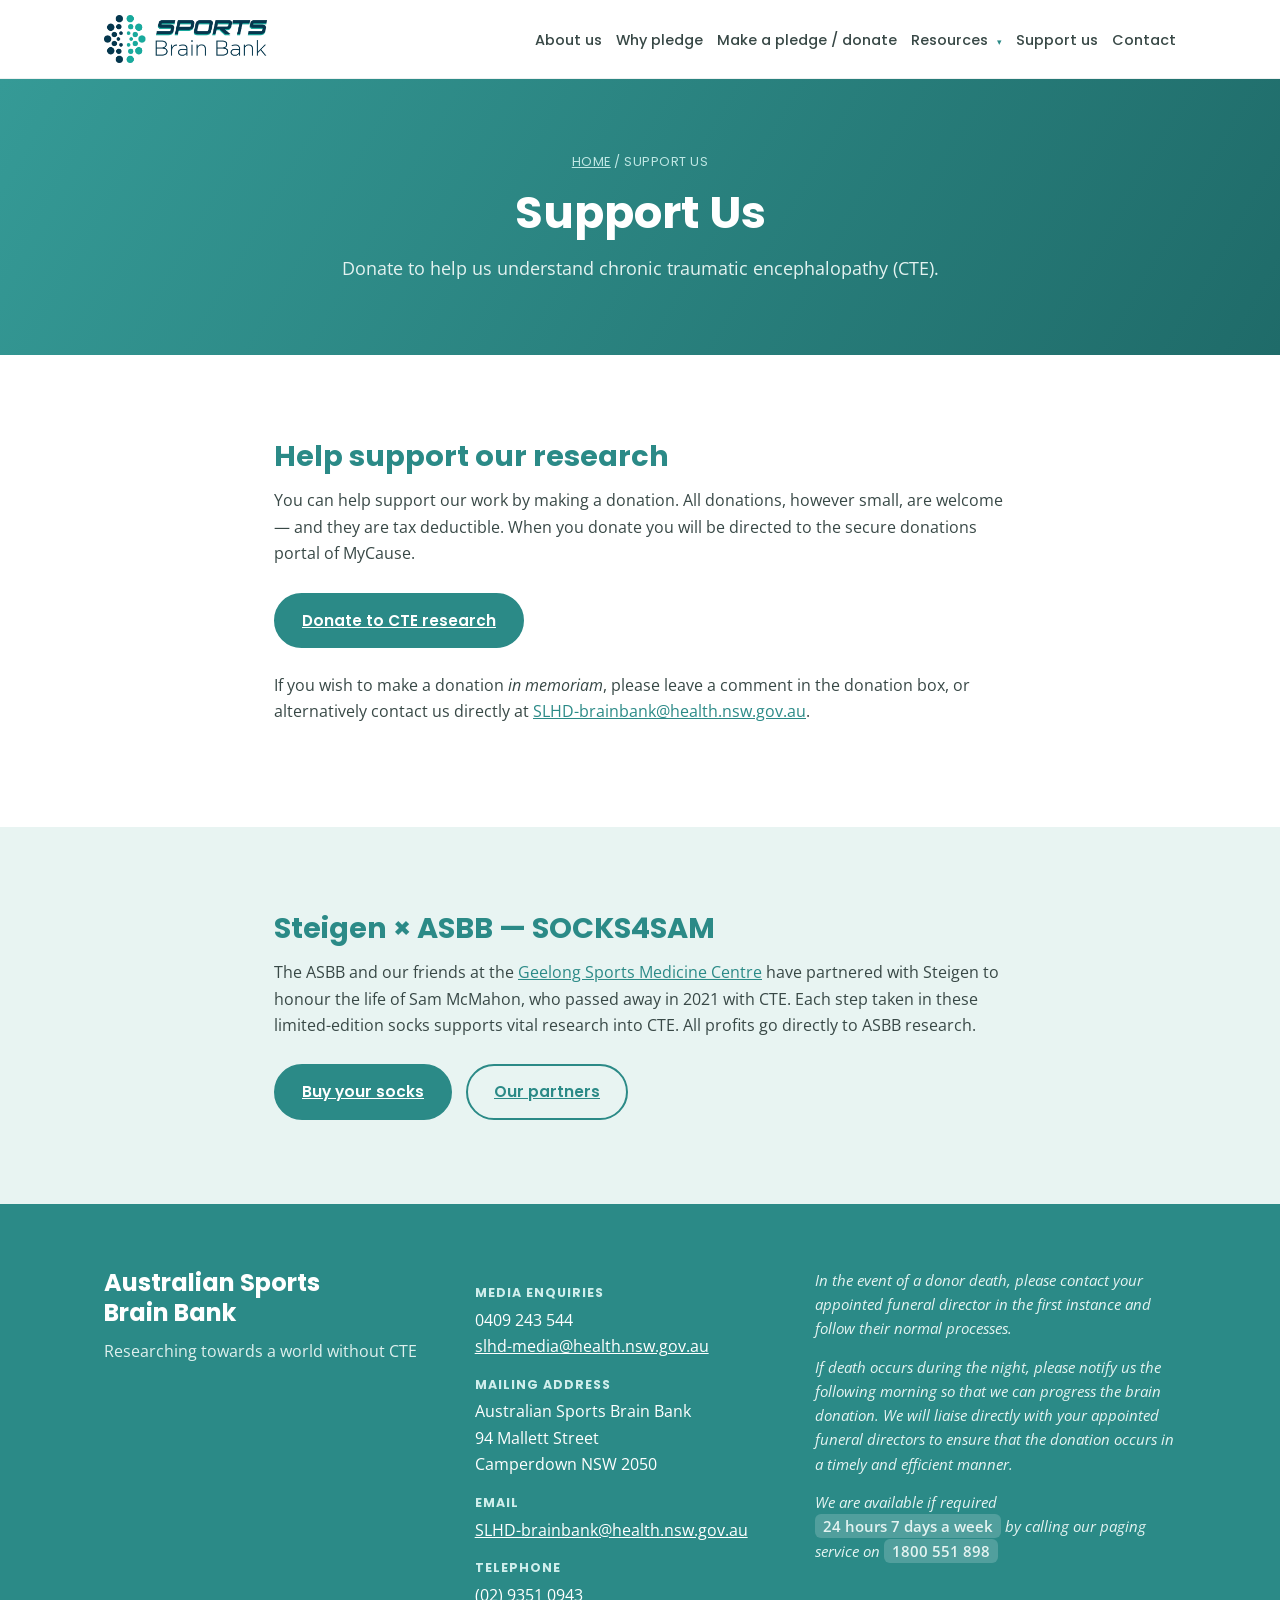
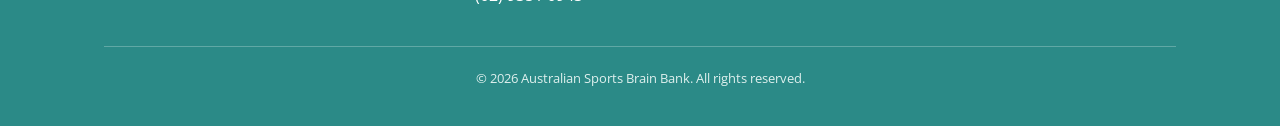
<file: support.html>
<!DOCTYPE html>
<html lang="en">
<head>
<meta charset="UTF-8">
<meta name="viewport" content="width=device-width, initial-scale=1.0">
<title>Support Us — Australian Sports Brain Bank</title>
<meta name="description" content="Donate to help us understand chronic traumatic encephalopathy (CTE). All donations are tax deductible.">
<meta name="theme-color" content="#2b8a87">
<meta property="og:type" content="website">
<meta property="og:title" content="Support Us — Australian Sports Brain Bank">
<meta property="og:description" content="Donate to help us understand chronic traumatic encephalopathy (CTE). All donations are tax deductible.">
<meta property="og:site_name" content="Australian Sports Brain Bank">
<link rel="icon" href="data:image/svg+xml,%3Csvg xmlns='http://www.w3.org/2000/svg' viewBox='0 0 32 32'%3E%3Ccircle cx='8' cy='8' r='3' fill='%232b8a87'/%3E%3Ccircle cx='16' cy='8' r='3' fill='%23359a96'/%3E%3Ccircle cx='24' cy='8' r='3' fill='%232b8a87'/%3E%3Ccircle cx='8' cy='16' r='3' fill='%23359a96'/%3E%3Ccircle cx='16' cy='16' r='3' fill='%232b8a87'/%3E%3Ccircle cx='24' cy='16' r='3' fill='%23359a96'/%3E%3Ccircle cx='8' cy='24' r='3' fill='%232b8a87'/%3E%3Ccircle cx='16' cy='24' r='3' fill='%23359a96'/%3E%3Ccircle cx='24' cy='24' r='3' fill='%232b8a87'/%3E%3C/svg%3E">
<link rel="preconnect" href="https://fonts.googleapis.com">
<link rel="preconnect" href="https://fonts.gstatic.com" crossorigin>
<link href="https://fonts.googleapis.com/css2?family=Poppins:wght@500;600;700&family=Open+Sans:wght@400;600;700&display=swap" rel="stylesheet">
<link rel="stylesheet" href="assets/styles.css">
</head>
<body>
<a href="#main" class="skip" style="position:absolute;left:-9999px">Skip to content</a>
<header>
  <div class="wrap nav">
    <a class="logo" href="index.html" aria-label="Sports Brain Bank — home">
      <img class="logo-img" src="assets/img/logo.png" alt="Sports Brain Bank">
    </a>
    <nav id="nav" aria-label="Primary">
      <ul>
        <li><a href="about.html">About us</a></li>
        <li><a href="why-pledge.html">Why pledge</a></li>
        <li><a href="make-a-pledge.html">Make a pledge / donate</a></li>
        <li class="has-sub">
          <a href="resources.html" aria-haspopup="true">Resources <span class="caret" aria-hidden="true">&#9662;</span></a>
          <ul class="submenu">
            <li><a href="cte-diagnosis.html">CTE diagnosis</a></li>
            <li><a href="cte-research.html">CTE research</a></li>
            <li><a href="publications.html">Our publications</a></li>
            <li><a href="resources.html">Downloadable resources</a></li>
          </ul>
        </li>
        <li><a href="support.html">Support us</a></li>
        <li><a href="contact.html">Contact</a></li>
      </ul>
    </nav>
    <button class="burger" id="burger" aria-label="Open menu" aria-expanded="false" aria-controls="nav"><span></span><span></span><span></span></button>
  </div>
</header>
<section class="page-hero">
    <div class="wrap">
      <div class="crumb"><a href="index.html">Home</a> / Support Us</div>
      <h1>Support Us</h1>
      <p>Donate to help us understand chronic traumatic encephalopathy (CTE).</p>
    </div>
</section>
<main id="main">
<section>
  <div class="wrap prose">
    <h2>Help support our research</h2>
    <p>You can help support our work by making a donation. All donations, however small, are welcome — and they are tax deductible. When you donate you will be directed to the secure donations portal of MyCause.</p>
    <div class="btn-row">
      <a class="btn btn-solid" href="https://www.mycause.com.au/charity/47696/AustralianSportsBrainBank" target="_blank" rel="noopener">Donate to CTE research</a>
    </div>
    <p style="margin-top:24px">If you wish to make a donation <em>in memoriam</em>, please leave a comment in the donation box, or alternatively contact us directly at <a href="mailto:SLHD-brainbank@health.nsw.gov.au">SLHD-brainbank@health.nsw.gov.au</a>.</p>
  </div>
</section>
<section class="section-mint">
  <div class="wrap prose">
    <h2>Steigen × ASBB — SOCKS4SAM</h2>
    <p>The ASBB and our friends at the <a href="https://geelongsportsmedicinecentre.com.au/" target="_blank" rel="noopener">Geelong Sports Medicine Centre</a> have partnered with Steigen to honour the life of Sam McMahon, who passed away in 2021 with CTE. Each step taken in these limited-edition socks supports vital research into CTE. All profits go directly to ASBB research.</p>
    <div class="btn-row">
      <a class="btn btn-solid" href="https://asbbsocksforsam.com/" target="_blank" rel="noopener">Buy your socks</a>
      <a class="btn" href="partners.html">Our partners</a>
    </div>
  </div>
</section>
</main>
<footer>
  <div class="wrap">
    <div class="foot-grid">
      <div>
        <h3>Australian Sports<br>Brain Bank</h3>
        <p class="tagline">Researching towards a world without CTE</p>
      </div>
      <div>
        <h4>Media Enquiries</h4>
        <p>0409 243 544<br><a href="mailto:slhd-media@health.nsw.gov.au">slhd-media@health.nsw.gov.au</a></p>
        <h4>Mailing Address</h4>
        <p>Australian Sports Brain Bank<br>94 Mallett Street<br>Camperdown NSW 2050</p>
        <h4>Email</h4>
        <p><a href="mailto:SLHD-brainbank@health.nsw.gov.au">SLHD-brainbank@health.nsw.gov.au</a></p>
        <h4>Telephone</h4>
        <p>(02) 9351 0943</p>
      </div>
      <div>
        <p class="foot-note">In the event of a donor death, please contact your appointed funeral director in the first instance and follow their normal processes.</p>
        <p class="foot-note" style="margin-top:14px">If death occurs during the night, please notify us the following morning so that we can progress the brain donation. We will liaise directly with your appointed funeral directors to ensure that the donation occurs in a timely and efficient manner.</p>
        <p class="foot-note" style="margin-top:14px">We are available if required <span class="hl">24 hours 7 days a week</span> by calling our paging service on <span class="hl">1800 551 898</span></p>
      </div>
    </div>
    <div class="foot-bottom">© 2026 Australian Sports Brain Bank. All rights reserved.</div>
  </div>
</footer>
<script src="assets/site.js"></script>
</body>
</html>
</file>
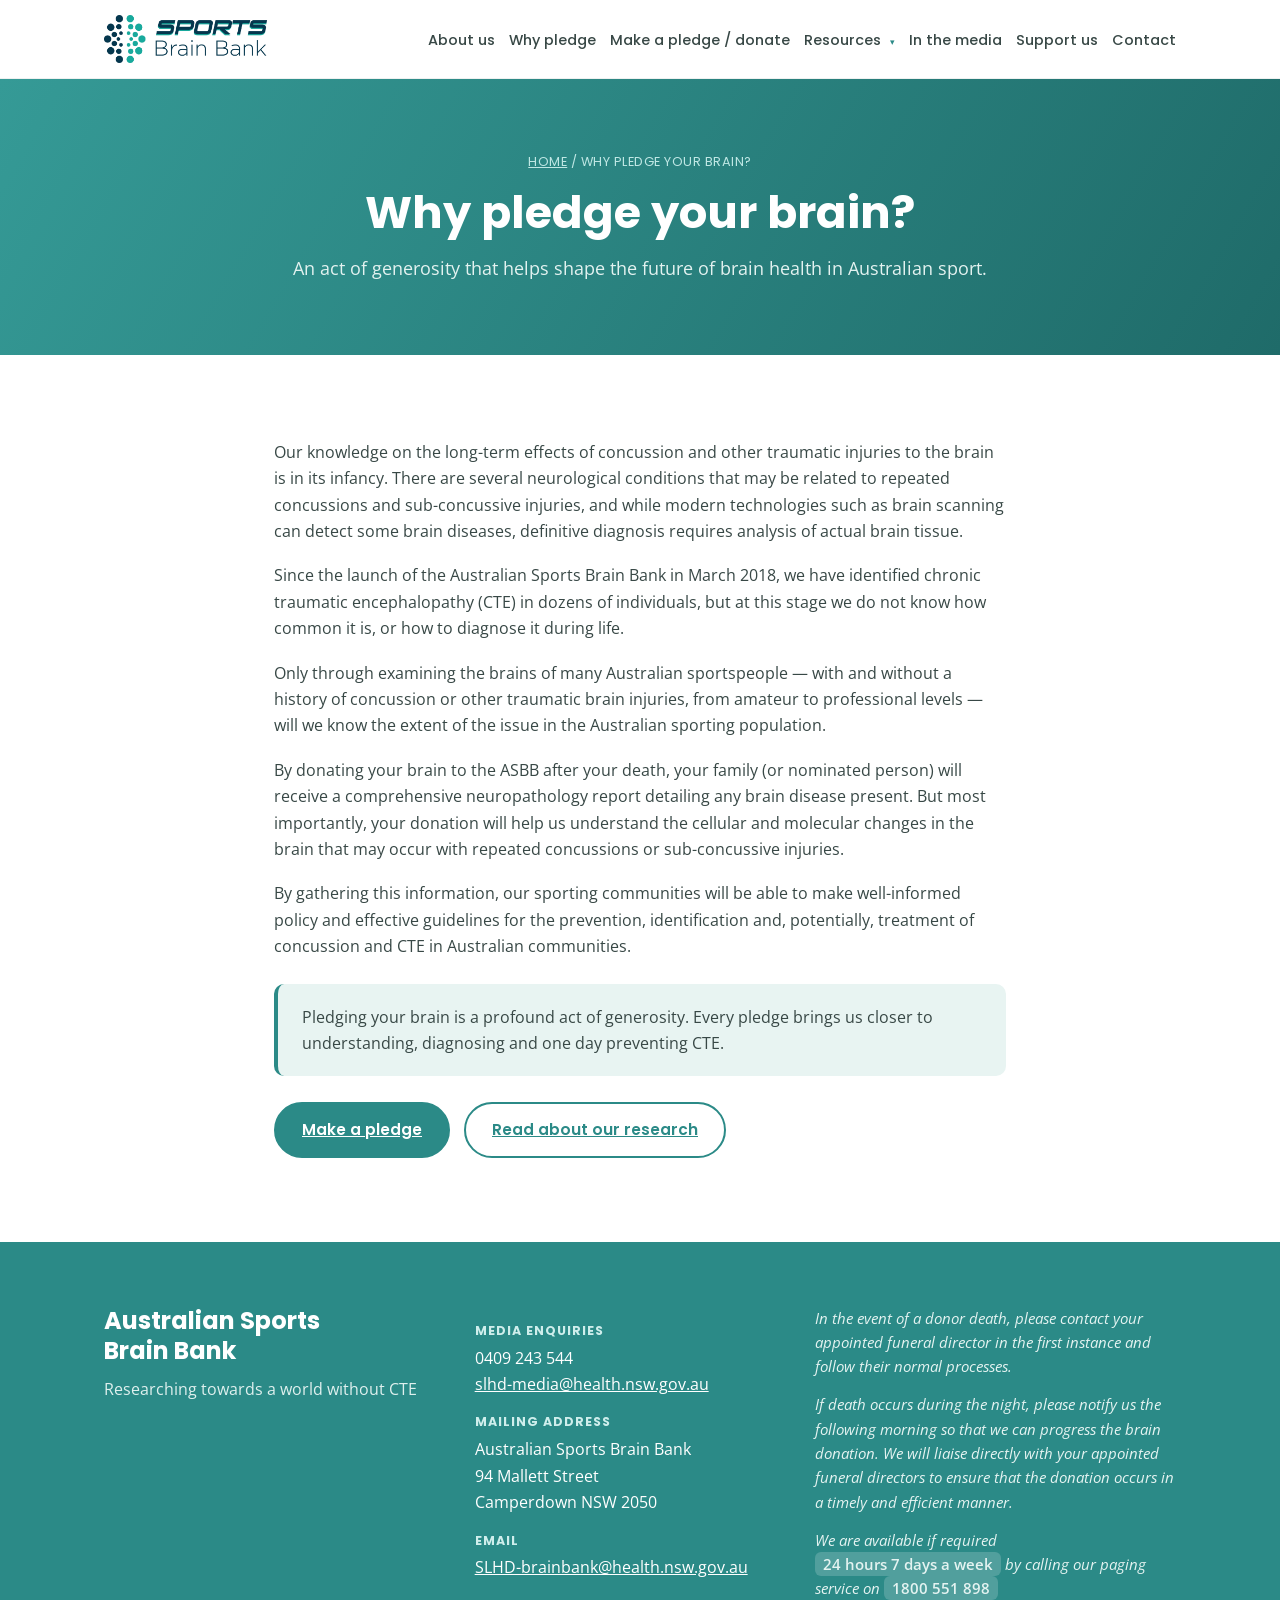
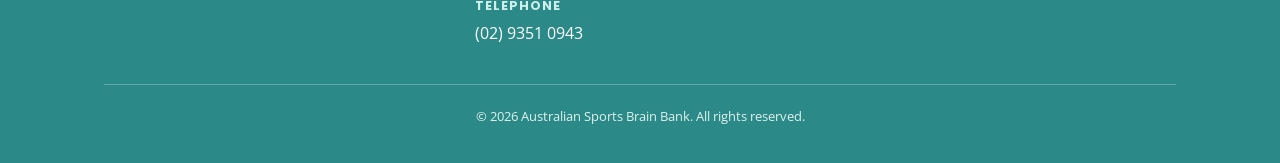
<file: why-pledge.html>
<!DOCTYPE html>
<html lang="en">
<head>
<meta charset="UTF-8">
<meta name="viewport" content="width=device-width, initial-scale=1.0">
<title>Why pledge your brain? — Australian Sports Brain Bank</title>
<meta name="description" content="Why donating your brain to research matters for the future of brain health in Australian sport.">
<meta name="theme-color" content="#2b8a87">
<meta property="og:type" content="website">
<meta property="og:title" content="Why pledge your brain? — Australian Sports Brain Bank">
<meta property="og:description" content="Why donating your brain to research matters for the future of brain health in Australian sport.">
<meta property="og:site_name" content="Australian Sports Brain Bank">
<link rel="icon" href="data:image/svg+xml,%3Csvg xmlns='http://www.w3.org/2000/svg' viewBox='0 0 32 32'%3E%3Ccircle cx='8' cy='8' r='3' fill='%232b8a87'/%3E%3Ccircle cx='16' cy='8' r='3' fill='%23359a96'/%3E%3Ccircle cx='24' cy='8' r='3' fill='%232b8a87'/%3E%3Ccircle cx='8' cy='16' r='3' fill='%23359a96'/%3E%3Ccircle cx='16' cy='16' r='3' fill='%232b8a87'/%3E%3Ccircle cx='24' cy='16' r='3' fill='%23359a96'/%3E%3Ccircle cx='8' cy='24' r='3' fill='%232b8a87'/%3E%3Ccircle cx='16' cy='24' r='3' fill='%23359a96'/%3E%3Ccircle cx='24' cy='24' r='3' fill='%232b8a87'/%3E%3C/svg%3E">
<link rel="preconnect" href="https://fonts.googleapis.com">
<link rel="preconnect" href="https://fonts.gstatic.com" crossorigin>
<link href="https://fonts.googleapis.com/css2?family=Poppins:wght@500;600;700&family=Open+Sans:wght@400;600;700&display=swap" rel="stylesheet">
<link rel="stylesheet" href="assets/styles.css">
</head>
<body>
<a href="#main" class="skip" style="position:absolute;left:-9999px">Skip to content</a>
<header>
  <div class="wrap nav">
    <a class="logo" href="index.html" aria-label="Sports Brain Bank — home">
      <img class="logo-img" src="assets/img/logo.png" alt="Sports Brain Bank">
    </a>
    <nav id="nav" aria-label="Primary">
      <ul>
        <li><a href="about.html">About us</a></li>
        <li><a href="why-pledge.html">Why pledge</a></li>
        <li><a href="make-a-pledge.html">Make a pledge / donate</a></li>
        <li class="has-sub">
          <a href="resources.html" aria-haspopup="true">Resources <span class="caret" aria-hidden="true">&#9662;</span></a>
          <ul class="submenu">
            <li><a href="cte-diagnosis.html">CTE diagnosis</a></li>
            <li><a href="cte-research.html">CTE research</a></li>
            <li><a href="publications.html">Our publications</a></li>
            <li><a href="resources.html">Downloadable resources</a></li>
          </ul>
        </li>
        <li><a href="in-the-media.html">In the media</a></li>
        <li><a href="support.html">Support us</a></li>
        <li><a href="contact.html">Contact</a></li>
      </ul>
    </nav>
    <button class="burger" id="burger" aria-label="Open menu" aria-expanded="false" aria-controls="nav"><span></span><span></span><span></span></button>
  </div>
</header>
<section class="page-hero">
    <div class="wrap">
      <div class="crumb"><a href="index.html">Home</a> / Why pledge your brain?</div>
      <h1>Why pledge your brain?</h1>
      <p>An act of generosity that helps shape the future of brain health in Australian sport.</p>
    </div>
</section>
<main id="main">
<section>
  <div class="wrap prose">
    <p>Our knowledge on the long-term effects of concussion and other traumatic injuries to the brain is in its infancy. There are several neurological conditions that may be related to repeated concussions and sub-concussive injuries, and while modern technologies such as brain scanning can detect some brain diseases, definitive diagnosis requires analysis of actual brain tissue.</p>
    <p>Since the launch of the Australian Sports Brain Bank in March 2018, we have identified chronic traumatic encephalopathy (CTE) in dozens of individuals, but at this stage we do not know how common it is, or how to diagnose it during life.</p>
    <p>Only through examining the brains of many Australian sportspeople — with and without a history of concussion or other traumatic brain injuries, from amateur to professional levels — will we know the extent of the issue in the Australian sporting population.</p>
    <p>By donating your brain to the ASBB after your death, your family (or nominated person) will receive a comprehensive neuropathology report detailing any brain disease present. But most importantly, your donation will help us understand the cellular and molecular changes in the brain that may occur with repeated concussions or sub-concussive injuries.</p>
    <p>By gathering this information, our sporting communities will be able to make well-informed policy and effective guidelines for the prevention, identification and, potentially, treatment of concussion and CTE in Australian communities.</p>
    <div class="callout"><p>Pledging your brain is a profound act of generosity. Every pledge brings us closer to understanding, diagnosing and one day preventing CTE.</p></div>
    <div class="btn-row">
      <a class="btn btn-solid" href="make-a-pledge.html">Make a pledge</a>
      <a class="btn" href="cte-research.html">Read about our research</a>
    </div>
  </div>
</section>
</main>
<footer>
  <div class="wrap">
    <div class="foot-grid">
      <div>
        <h3>Australian Sports<br>Brain Bank</h3>
        <p class="tagline">Researching towards a world without CTE</p>
      </div>
      <div>
        <h4>Media Enquiries</h4>
        <p>0409 243 544<br><a href="mailto:slhd-media@health.nsw.gov.au">slhd-media@health.nsw.gov.au</a></p>
        <h4>Mailing Address</h4>
        <p>Australian Sports Brain Bank<br>94 Mallett Street<br>Camperdown NSW 2050</p>
        <h4>Email</h4>
        <p><a href="mailto:SLHD-brainbank@health.nsw.gov.au">SLHD-brainbank@health.nsw.gov.au</a></p>
        <h4>Telephone</h4>
        <p>(02) 9351 0943</p>
      </div>
      <div>
        <p class="foot-note">In the event of a donor death, please contact your appointed funeral director in the first instance and follow their normal processes.</p>
        <p class="foot-note" style="margin-top:14px">If death occurs during the night, please notify us the following morning so that we can progress the brain donation. We will liaise directly with your appointed funeral directors to ensure that the donation occurs in a timely and efficient manner.</p>
        <p class="foot-note" style="margin-top:14px">We are available if required <span class="hl">24 hours 7 days a week</span> by calling our paging service on <span class="hl">1800 551 898</span></p>
      </div>
    </div>
    <div class="foot-bottom">© 2026 Australian Sports Brain Bank. All rights reserved.</div>
  </div>
</footer>
<script src="assets/site.js"></script>
</body>
</html>
</file>
<file: assets/styles.css>
/* ====================================================================
   Australian Sports Brain Bank — shared design system
   ==================================================================== */
:root{
  --teal:#2b8a87;
  --teal-deep:#1f6b69;
  --teal-mid:#359a96;
  --mint:#e8f4f2;
  --mint-2:#eef7f5;
  --ink:#384846;
  --muted:#5d6b69;
  --white:#ffffff;
  --line:#cfe4e0;
  --shadow:0 10px 30px rgba(31,107,105,.10);
  --radius:18px;
  --maxw:1120px;
  --header-h:78px;
}
*{box-sizing:border-box;margin:0;padding:0}
html{scroll-behavior:smooth}
body{font-family:'Open Sans',system-ui,-apple-system,sans-serif;color:var(--ink);line-height:1.65;
     background:var(--white);-webkit-font-smoothing:antialiased;overflow-x:hidden}
h1,h2,h3,h4{font-family:'Poppins',sans-serif;color:var(--teal);line-height:1.2}
a{color:var(--teal);text-decoration:none}
img{max-width:100%;display:block}
.wrap{max-width:var(--maxw);margin:0 auto;padding:0 clamp(18px,5vw,24px)}
section{padding:clamp(52px,8vw,84px) 0;scroll-margin-top:var(--header-h)}
[id]{scroll-margin-top:calc(var(--header-h) + 10px)}
.section-mint{background:var(--mint)}
.center{text-align:center}
h2{font-size:clamp(1.7rem,4.5vw,2.4rem)}
.lead{color:var(--muted);font-size:clamp(1rem,2.4vw,1.1rem);max-width:760px;margin:14px auto 0}

/* Buttons */
.btn{display:inline-flex;align-items:center;justify-content:center;border:2px solid var(--teal);color:var(--teal);
     background:transparent;padding:13px 26px;border-radius:40px;font-family:'Poppins',sans-serif;font-weight:600;
     font-size:.96rem;cursor:pointer;transition:.2s ease;text-align:center;min-height:48px}
.btn:hover{background:var(--teal);color:#fff;transform:translateY(-2px);box-shadow:var(--shadow)}
.btn:focus-visible{outline:3px solid var(--teal-mid);outline-offset:3px}
.btn-solid{background:var(--teal);color:#fff}
.btn-solid:hover{background:var(--teal-deep);border-color:var(--teal-deep)}

/* Header */
header{position:sticky;top:0;z-index:50;background:rgba(255,255,255,.97);backdrop-filter:blur(8px);
       border-bottom:1px solid #eef1f0}
.nav{display:flex;align-items:center;justify-content:space-between;height:var(--header-h);gap:16px}
.logo{display:flex;align-items:center;gap:11px;font-family:'Poppins',sans-serif;font-weight:700;color:var(--teal);
      font-size:1.02rem;line-height:1.05;flex-shrink:0}
.logo .mark{display:grid;grid-template-columns:repeat(3,7px);gap:3px}
.logo .mark span{width:7px;height:7px;border-radius:50%;background:var(--teal)}
.logo .mark span:nth-child(even){background:var(--teal-mid)}
.logo small{display:block;font-weight:600;color:var(--ink);font-size:.72rem;letter-spacing:.4px}
nav ul{list-style:none;display:flex;gap:clamp(10px,1.1vw,16px);align-items:center}
nav a{font-family:'Poppins',sans-serif;font-weight:500;color:var(--ink);font-size:.9rem;white-space:nowrap}
nav a:hover,nav a.active{color:var(--teal)}
/* Resources dropdown */
.has-sub{position:relative}
.caret{font-size:.65em;margin-left:5px;color:var(--teal);display:inline-block}
.submenu{list-style:none;position:absolute;top:100%;left:0;min-width:240px;background:#fff;border:1px solid #eef1f0;
        border-radius:12px;box-shadow:var(--shadow);padding:8px 0;display:none;z-index:60}
.has-sub:hover>.submenu,.has-sub:focus-within>.submenu{display:block}
.submenu li{display:block}
.submenu a{display:block;padding:10px 18px;font-size:.88rem;white-space:nowrap;color:var(--ink)}
.submenu a:hover{background:var(--mint-2);color:var(--teal)}
.nav-cta{border:2px solid var(--teal);color:var(--teal);padding:9px 16px;border-radius:30px}
.nav-cta:hover{background:var(--teal);color:#fff}
.burger{display:none;flex-direction:column;gap:5px;background:none;border:0;cursor:pointer;padding:8px;
        min-width:44px;min-height:44px;align-items:center;justify-content:center}
.burger span{width:26px;height:3px;background:var(--teal);border-radius:2px;transition:.25s}
.burger.active span:nth-child(1){transform:translateY(8px) rotate(45deg)}
.burger.active span:nth-child(2){opacity:0}
.burger.active span:nth-child(3){transform:translateY(-8px) rotate(-45deg)}

/* Page hero banner (inner pages) */
.page-hero{background:linear-gradient(120deg,var(--teal-mid),var(--teal-deep));color:#fff;
           padding:clamp(46px,7vw,72px) 0;text-align:center}
.page-hero h1{color:#fff;font-size:clamp(1.9rem,5vw,2.8rem)}
.page-hero p{color:#e3f2f0;max-width:720px;margin:14px auto 0;font-size:clamp(1rem,2.4vw,1.1rem)}
.crumb{font-family:'Poppins',sans-serif;font-size:.8rem;letter-spacing:.5px;text-transform:uppercase;
       color:#bfe7e4;margin-bottom:14px}
.crumb a{color:#bfe7e4;text-decoration:underline}

/* Prose / readable content */
.prose{max-width:780px;margin:0 auto}
.prose h2{font-size:clamp(1.4rem,3.5vw,1.8rem);margin:34px 0 14px}
.prose h2:first-child{margin-top:0}
.prose h3{font-size:1.2rem;margin:26px 0 10px;color:var(--teal-deep)}
.prose p{margin-bottom:18px}
.prose ul{margin:0 0 18px 22px}
.prose li{margin-bottom:9px}
.prose a{text-decoration:underline}
.prose .date{color:var(--muted);font-family:'Poppins',sans-serif;font-weight:600;font-size:.85rem;
             letter-spacing:.5px;text-transform:uppercase}
.callout{background:var(--mint);border-left:4px solid var(--teal);border-radius:10px;
         padding:20px 24px;margin:24px 0}
.callout p:last-child{margin-bottom:0}
.btn-row{display:flex;gap:14px;flex-wrap:wrap;margin-top:26px}

/* Cards / generic grids */
.grid-2{display:grid;grid-template-columns:repeat(auto-fit,minmax(300px,1fr));gap:30px;margin-top:clamp(30px,5vw,46px)}
.card{background:#fff;border:1.5px solid var(--line);border-radius:var(--radius);padding:clamp(26px,4vw,34px)}
.card h3{font-size:1.35rem;text-align:center;margin-bottom:16px}
.card p{margin-bottom:14px}
.card ul{margin:8px 0 0 18px}
.card ul li{margin-bottom:8px}

/* People (about / team) */
.people{display:grid;gap:26px;margin-top:clamp(30px,5vw,46px)}
.person{display:grid;grid-template-columns:120px 1fr;gap:24px;align-items:start;
        background:#fff;border:1.5px solid var(--line);border-radius:var(--radius);padding:24px 26px}
.person .pic{width:120px;height:120px;border-radius:14px;background:radial-gradient(circle at 35% 30%,var(--teal-mid),var(--teal-deep));
        color:#fff;display:flex;align-items:center;justify-content:center;font-family:'Poppins',sans-serif;
        font-weight:700;font-size:1.9rem}
.person h3{text-align:left;font-size:1.18rem;margin-bottom:2px;color:var(--ink)}
.person .role{color:var(--teal);font-family:'Poppins',sans-serif;font-weight:600;font-size:.78rem;
        letter-spacing:.5px;text-transform:uppercase;margin-bottom:10px}
.person p{font-size:.94rem;color:var(--muted);margin:0}

/* Publications */
.pub-year{font-family:'Poppins',sans-serif;font-weight:700;color:var(--teal);font-size:1.4rem;
          margin:30px 0 12px;padding-bottom:6px;border-bottom:2px solid var(--line)}
.pub-list{list-style:none;display:grid;gap:14px}
.pub{background:#fff;border:1.5px solid var(--line);border-radius:14px;padding:16px 20px}
.pub a{font-family:'Poppins',sans-serif;font-weight:600;color:var(--teal-deep);text-decoration:none;display:block;margin-bottom:4px}
.pub a:hover{text-decoration:underline}
.pub .journal{color:var(--muted);font-style:italic;font-size:.9rem}

/* Partners grid */
.partner-grid{display:grid;grid-template-columns:repeat(auto-fit,minmax(180px,1fr));gap:22px;margin-top:clamp(30px,5vw,46px)}
.partner-card{height:140px;border:1.5px solid var(--line);border-radius:var(--radius);background:#fff;
        display:flex;align-items:center;justify-content:center;text-align:center;padding:22px;
        color:var(--muted);font-family:'Poppins',sans-serif;font-size:.85rem}
.partner-card img{max-height:90px;max-width:100%;width:auto;object-fit:contain}
a.partner-card{text-decoration:none;transition:.2s ease}
a.partner-card:hover{border-color:var(--teal);color:var(--teal);box-shadow:var(--shadow);transform:translateY(-3px);background:#fff}
a.partner{text-decoration:none}
a.partner:hover{background:var(--mint-2)}
a.res-card{text-decoration:none;color:inherit;transition:.2s ease}
a.res-card:hover{border-color:var(--teal);box-shadow:var(--shadow);transform:translateY(-3px)}
.res-card .watch{display:inline-block;margin-top:10px;color:var(--teal);font-family:'Poppins',sans-serif;font-weight:600;font-size:.85rem}

/* Resource / video cards */
.res-cards{display:grid;grid-template-columns:repeat(auto-fit,minmax(280px,1fr));gap:24px;margin-top:clamp(24px,4vw,40px)}
.res-card{background:#fff;border:1.5px solid var(--line);border-radius:var(--radius);overflow:hidden;display:flex;flex-direction:column}
.res-card .thumb{aspect-ratio:16/9;background:linear-gradient(135deg,#3a4a5a,#1f2a36);background-size:cover;
        background-position:center;position:relative}
.res-card .thumb::after{content:"";position:absolute;inset:0;margin:auto;width:56px;height:56px;border-radius:50%;
        background:rgba(255,255,255,.92);box-shadow:var(--shadow)}
.res-card .thumb::before{content:"";position:absolute;inset:0;margin:auto;z-index:2;width:0;height:0;border-style:solid;
        border-width:11px 0 11px 18px;border-color:transparent transparent transparent var(--teal);transform:translateX(3px)}
.res-card .body{padding:20px 22px}
.res-card h3{font-size:1.1rem;text-align:left;color:var(--ink);margin-bottom:6px}
.res-card p{font-size:.92rem;color:var(--muted)}

/* Contact */
.contact-grid{display:grid;grid-template-columns:1fr 1fr;gap:30px;margin-top:clamp(30px,5vw,46px)}
.contact-card{background:#fff;border:1.5px solid var(--line);border-radius:var(--radius);padding:clamp(26px,4vw,34px)}
.contact-card h3{text-align:left;font-size:1.25rem;margin-bottom:16px}
.contact-card h4{color:var(--teal);font-family:'Poppins',sans-serif;font-size:.78rem;letter-spacing:1px;
        text-transform:uppercase;margin:16px 0 4px}
.contact-card h4:first-of-type{margin-top:0}
.alert{background:#fff6e9;border:1.5px solid #f0d9a8;border-left:4px solid #e0a83a;border-radius:14px;padding:22px 26px}
.alert strong{color:#9a6a00}
.alert .hl{background:#f3e2bf;padding:2px 8px;border-radius:6px;font-weight:700;white-space:nowrap}

/* Footer */
footer{background:var(--teal);color:#fff;padding:clamp(46px,6vw,64px) 0 36px}
.foot-grid{display:grid;grid-template-columns:1.1fr 1fr 1.2fr;gap:clamp(28px,4vw,40px)}
footer h3{color:#fff;font-size:clamp(1.3rem,3vw,1.5rem);line-height:1.25;margin-bottom:10px}
footer .tagline{color:#dff0ee}
.foot-grid h4{color:#cfeeec;font-family:'Poppins',sans-serif;font-size:.78rem;letter-spacing:1px;
        text-transform:uppercase;margin:18px 0 6px}
.foot-grid a{color:#fff;text-decoration:underline}
.foot-links{list-style:none;display:grid;gap:7px}
.foot-links a{text-decoration:none}
.foot-links a:hover{text-decoration:underline}
.foot-note{color:#e4f3f1;font-style:italic;font-size:.92rem}
.foot-note .hl{background:rgba(255,255,255,.18);padding:2px 8px;border-radius:6px;font-style:normal;
        font-weight:600;white-space:nowrap}
.foot-bottom{border-top:1px solid rgba(255,255,255,.25);margin-top:38px;padding-top:20px;text-align:center;
        color:#dff0ee;font-size:.84rem}

/* ---- Home-only components ---- */
.hero{position:relative;display:flex;flex-direction:column-reverse;
      background:#eef7f5;overflow:hidden}
.hero-img{position:absolute;top:0;right:0;height:100%;width:62%;object-fit:cover;object-position:center top}
/* full-width fade over the photo — no vertical seam because base is one flat colour */
.hero::before{content:"";position:absolute;inset:0;z-index:1;pointer-events:none;
      background:linear-gradient(90deg,#eef7f5 0%,#eef7f5 34%,rgba(238,247,245,.8) 50%,rgba(238,247,245,.25) 68%,rgba(238,247,245,0) 84%)}
.hero-wrap{position:relative;z-index:2;display:flex;align-items:center;
      min-height:clamp(440px,60vh,540px);padding:clamp(40px,6vw,64px) 0}
.hero-copy{max-width:720px}
.hero h1{font-size:clamp(2rem,6vw,3.2rem);font-weight:700;margin-bottom:10px}
.hero .sub{font-size:clamp(1.1rem,3vw,1.4rem);color:var(--muted);font-family:'Poppins',sans-serif;font-weight:500;margin-bottom:clamp(22px,4vw,32px)}
/* three CTAs always on a single row */
.hero-ctas{display:flex;flex-wrap:nowrap;gap:clamp(10px,1.4vw,16px)}
.hero-ctas .btn{flex:0 1 auto;white-space:nowrap;padding:12px clamp(14px,2vw,24px);
      background:rgba(255,255,255,.7);backdrop-filter:blur(2px)}
.hero-ctas .btn:hover{background:var(--teal)}
/* full-bleed photo helper for split bands */
.photo-bleed{background-size:cover;background-position:center}
.partners{background:#fff;padding:clamp(26px,4vw,36px) 0;border-top:1px solid #eef1f0}
.partners .row{display:grid;grid-template-columns:repeat(auto-fit,minmax(150px,1fr));gap:20px;align-items:center}
.partner{height:84px;border-radius:10px;display:flex;align-items:center;justify-content:center;padding:10px;transition:.2s ease}
.partner img{max-height:62px;max-width:170px;width:auto;object-fit:contain}
.band{display:grid;grid-template-columns:1fr 1fr;align-items:stretch;min-height:clamp(500px,54vw,640px)}
.band-photo{position:relative;background:linear-gradient(135deg,#4a5a3a,#2a3a22);display:flex;align-items:center;justify-content:center;
        color:#cdd6c0;font-family:'Poppins',sans-serif;font-size:.85rem;min-height:220px}
/* soft fade of the photo into the white text column, matching the brief */
.band-photo::after{content:"";position:absolute;inset:0;pointer-events:none;
        background:linear-gradient(90deg,rgba(255,255,255,0) 45%,rgba(255,255,255,.65) 78%,#ffffff 100%)}
.band-text{background:#fff;padding:clamp(34px,5vw,58px);display:flex;flex-direction:column;justify-content:center;gap:16px}
.band-text .btn{align-self:flex-start;margin-bottom:4px}
.band-text em{color:var(--teal);font-style:italic;font-weight:600}
.profiles{display:grid;gap:clamp(30px,4vw,42px) 30px;margin-top:clamp(34px,5vw,50px)}
.auto4{grid-template-columns:repeat(auto-fit,minmax(220px,1fr))}
.auto3{grid-template-columns:repeat(auto-fit,minmax(260px,1fr))}
.profile{text-align:center}
.avatar{width:clamp(110px,14vw,130px);aspect-ratio:1;border-radius:50%;margin:0 auto 16px;
        background:radial-gradient(circle at 35% 30%,var(--teal-mid),var(--teal-deep));color:#fff;display:flex;align-items:center;
        justify-content:center;font-family:'Poppins',sans-serif;font-weight:700;font-size:clamp(1.7rem,3.4vw,2.1rem);box-shadow:var(--shadow);overflow:hidden}
.avatar img{width:100%;height:100%;object-fit:cover;border-radius:50%}
.avatar.tba{background:none;border:2px dashed var(--line);color:var(--teal)}
.person .pic{overflow:hidden}
.person .pic img{width:100%;height:100%;object-fit:cover;border-radius:14px}
.profile h4{color:var(--ink);font-size:1.08rem;margin-bottom:4px}
.profile .role{color:var(--teal);font-family:'Poppins',sans-serif;font-weight:600;font-size:.74rem;letter-spacing:.6px;
        text-transform:uppercase;margin-bottom:11px}
.profile p{color:var(--muted);font-size:.91rem}
.pledge-card{max-width:860px;margin:clamp(30px,5vw,46px) auto 0;background:#fff;border:1.5px solid var(--line);
        border-radius:var(--radius);padding:clamp(28px,5vw,46px)}
.pledge-card p{margin-bottom:18px}
.pledge-ctas{display:flex;gap:14px;justify-content:center;margin-top:clamp(26px,4vw,38px);flex-wrap:wrap}
.res-band{display:grid;grid-template-columns:1fr 1.1fr;align-items:stretch}
.res-photo{position:relative;background:linear-gradient(135deg,#6b7d7a,#3f4f4d);min-height:clamp(240px,40vw,520px);display:flex;align-items:center;
        justify-content:center;color:#dfe7e5;font-family:'Poppins',sans-serif;font-size:.85rem}
/* soft fade of the photo into the mint content column */
.res-photo::after{content:"";position:absolute;inset:0;pointer-events:none;
        background:linear-gradient(90deg,rgba(232,244,242,0) 50%,rgba(232,244,242,.6) 80%,var(--mint) 100%)}
.res-text{padding:clamp(36px,5vw,62px);background:var(--mint)}
.res-text>h2{text-align:left}
.res-text>p{color:var(--muted);margin:10px 0 26px}
.res-box{background:#fff;border:1.5px solid var(--line);border-radius:var(--radius);padding:clamp(22px,3vw,28px) clamp(22px,3vw,30px);margin-bottom:22px}
.res-box h3{font-size:1.22rem;text-align:center;margin-bottom:14px}
.res-list{list-style:none}
.res-list li{padding:9px 0 9px 26px;position:relative}
.res-list li::before{content:"\2193";position:absolute;left:0;color:var(--teal);font-weight:700}
.sup-list{list-style:none}
.sup-list li{padding:6px 0 6px 22px;position:relative}
.sup-list li::before{content:"\2022";position:absolute;left:4px;color:var(--teal);font-weight:700;font-size:1.1rem}
.timeline{position:relative;max-width:920px;margin:clamp(36px,5vw,54px) auto 0;padding:10px 0}
.timeline::before{content:"";position:absolute;left:50%;top:0;bottom:0;width:2px;background:var(--line);transform:translateX(-50%)}
.tl-row{display:grid;grid-template-columns:1fr 110px 1fr;align-items:center;margin-bottom:14px}
.tl-year{justify-self:center;background:var(--teal);color:#fff;font-family:'Poppins',sans-serif;font-weight:700;padding:11px 0;
        width:90px;text-align:center;border-radius:34px;z-index:2;font-size:1.02rem;box-shadow:var(--shadow)}
.tl-card{border:1.5px solid var(--line);background:#fff;border-radius:14px;padding:15px 19px;font-size:.92rem}
.tl-row.left .tl-card{grid-column:1;text-align:right}
.tl-row.left .empty{grid-column:3}
.tl-row.right .tl-card{grid-column:3;text-align:left}
.tl-row.right .empty{grid-column:1}
.tl-card.dashed{border-style:dashed;color:var(--muted);font-style:italic}
.news{background:linear-gradient(120deg,var(--teal-mid),var(--teal-deep));color:#fff;text-align:center}
.news h2{color:#fff}
.news p{color:#e3f2f0;max-width:560px;margin:12px auto 26px}
.news form{display:flex;gap:12px;max-width:520px;margin:0 auto;flex-wrap:wrap;justify-content:center}
.news input{flex:1;min-width:220px;border:0;border-radius:40px;padding:14px 22px;font-size:1rem;font-family:'Open Sans',sans-serif}
.news input:focus-visible{outline:3px solid #fff;outline-offset:2px}
.news .btn{border-color:#fff;color:#fff;background:rgba(255,255,255,.08)}
.news .btn:hover{background:#fff;color:var(--teal)}
.news .note{display:block;margin-top:16px;font-size:.82rem;color:#cfeeec}

/* ---- Responsive ---- */
@media (max-width:1200px){
  nav>ul{display:none}
  .burger{display:flex}
  nav.open>ul{display:flex;position:fixed;top:var(--header-h);left:0;right:0;background:#fff;flex-direction:column;
        align-items:stretch;padding:14px 22px 22px;gap:4px;box-shadow:var(--shadow);border-bottom:1px solid #eef1f0;
        max-height:calc(100vh - var(--header-h));overflow:auto}
  nav.open>ul li a{display:block;padding:13px 4px;border-bottom:1px solid #f0f4f3}
  nav.open>ul li:last-child a{border:0}
  .nav-cta{text-align:center;margin-top:6px}
  /* submenu shows inline + indented inside the mobile menu */
  .submenu{position:static;display:block;box-shadow:none;border:0;border-radius:0;padding:0;min-width:0;background:transparent}
  .submenu a{padding-left:24px;color:var(--muted);font-weight:400}
  .caret{display:none}
}
@media (max-width:960px){
  .hero{background:#eef7f5}
  .hero::before{display:none}
  .hero-img{position:static;width:100%;height:clamp(220px,42vw,320px)}
  .hero-wrap{min-height:0;padding:clamp(32px,6vw,48px) 0}
  .hero-copy{max-width:none}
  .hero-ctas .btn{flex:1 1 0;background:transparent}
  .band,.res-band{grid-template-columns:1fr}
  .band-photo::after,.res-photo::after{display:none}
  .timeline::before{left:45px}
  .tl-row{grid-template-columns:90px 1fr;column-gap:14px}
  .tl-row.left .tl-card,.tl-row.right .tl-card{grid-column:2;text-align:left}
  .tl-year{grid-column:1;justify-self:start}
  .tl-row .empty{display:none}
  .contact-grid{grid-template-columns:1fr}
  .foot-grid{grid-template-columns:1fr 1fr}
}
@media (max-width:620px){
  .person{grid-template-columns:1fr;text-align:center;justify-items:center}
  .person h3,.person .role{text-align:center}
}
@media (max-width:560px){
  .partners .row{grid-template-columns:1fr 1fr}
  .foot-grid{grid-template-columns:1fr}
  /* keep the three hero CTAs on one row, just compact */
  .hero-ctas{gap:8px}
  .hero-ctas .btn{padding:11px 8px;font-size:.78rem;white-space:normal;line-height:1.2}
  .pledge-ctas .btn{width:100%}
  .btn-row .btn{width:100%}
}
@media (prefers-reduced-motion:reduce){*{scroll-behavior:auto!important;transition:none!important}}

/* ============ Real logo + reversed band (client update) ============ */
.logo{gap:0}
.logo-img{height:48px;width:auto;display:block}
.hero-logo{width:clamp(260px,40vw,470px);height:auto;display:block;margin-bottom:clamp(16px,3vw,26px)}
.sr-only{position:absolute!important;width:1px;height:1px;padding:0;margin:-1px;overflow:hidden;clip:rect(0,0,0,0);white-space:nowrap;border:0}
@media (max-width:560px){.logo-img{height:40px}}
/* reversed mission band: text left, image right */
.band-rev .band-photo{background-position:right center}
.band-rev .band-photo::after{background:linear-gradient(90deg,#ffffff 0%,rgba(255,255,255,.6) 26%,rgba(255,255,255,0) 58%)}
</file>
